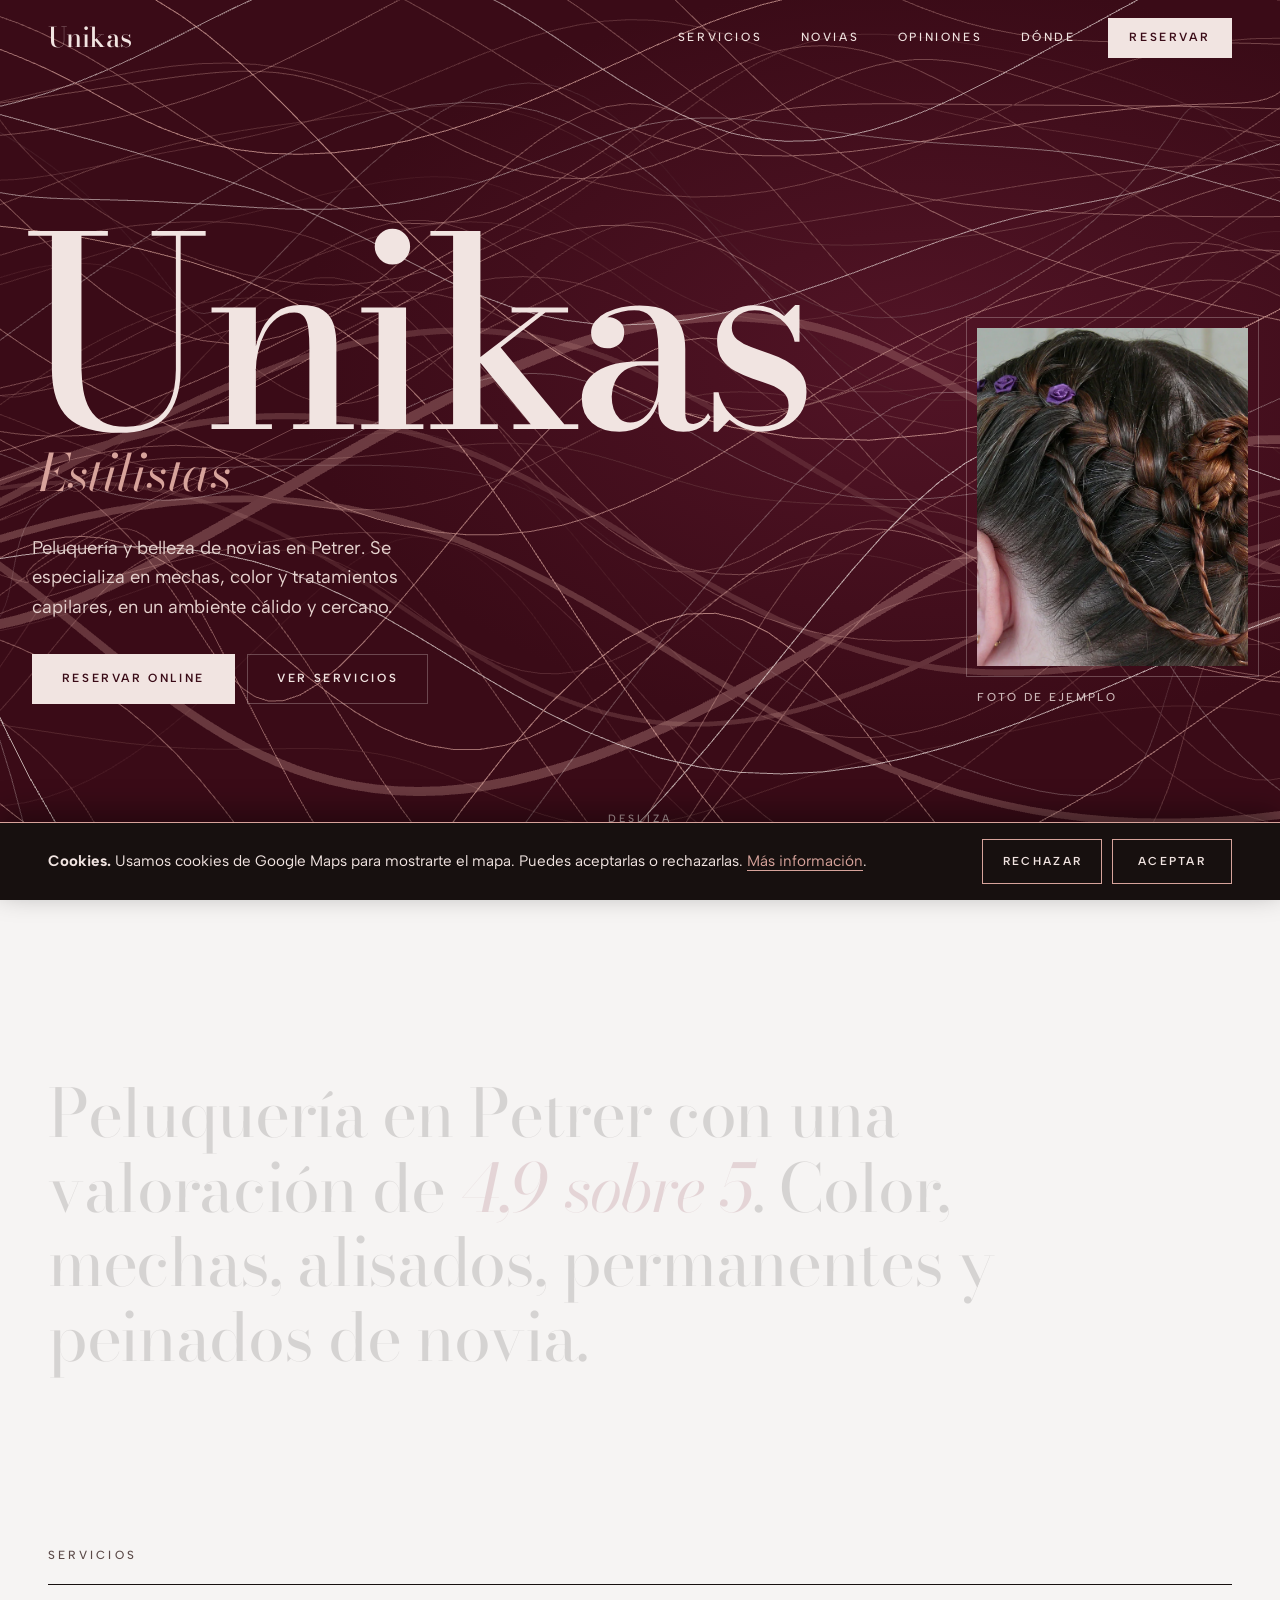
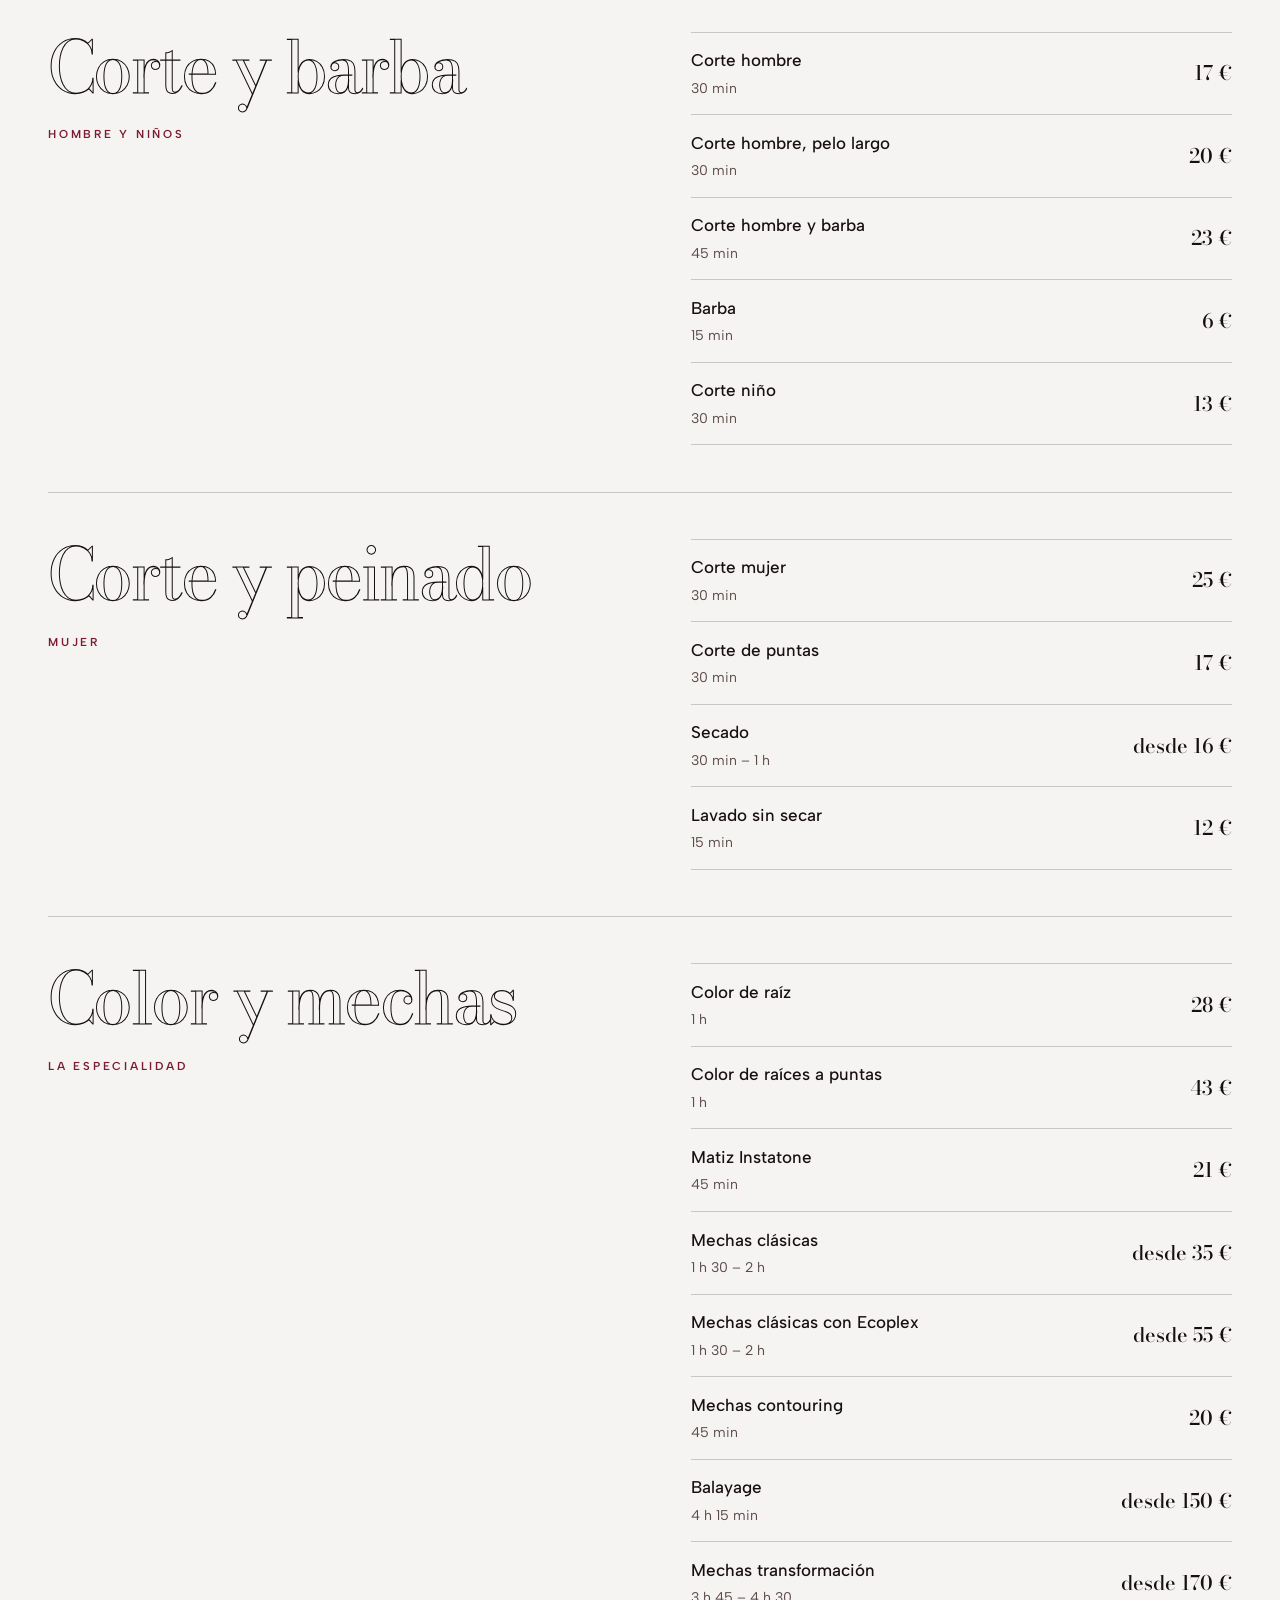
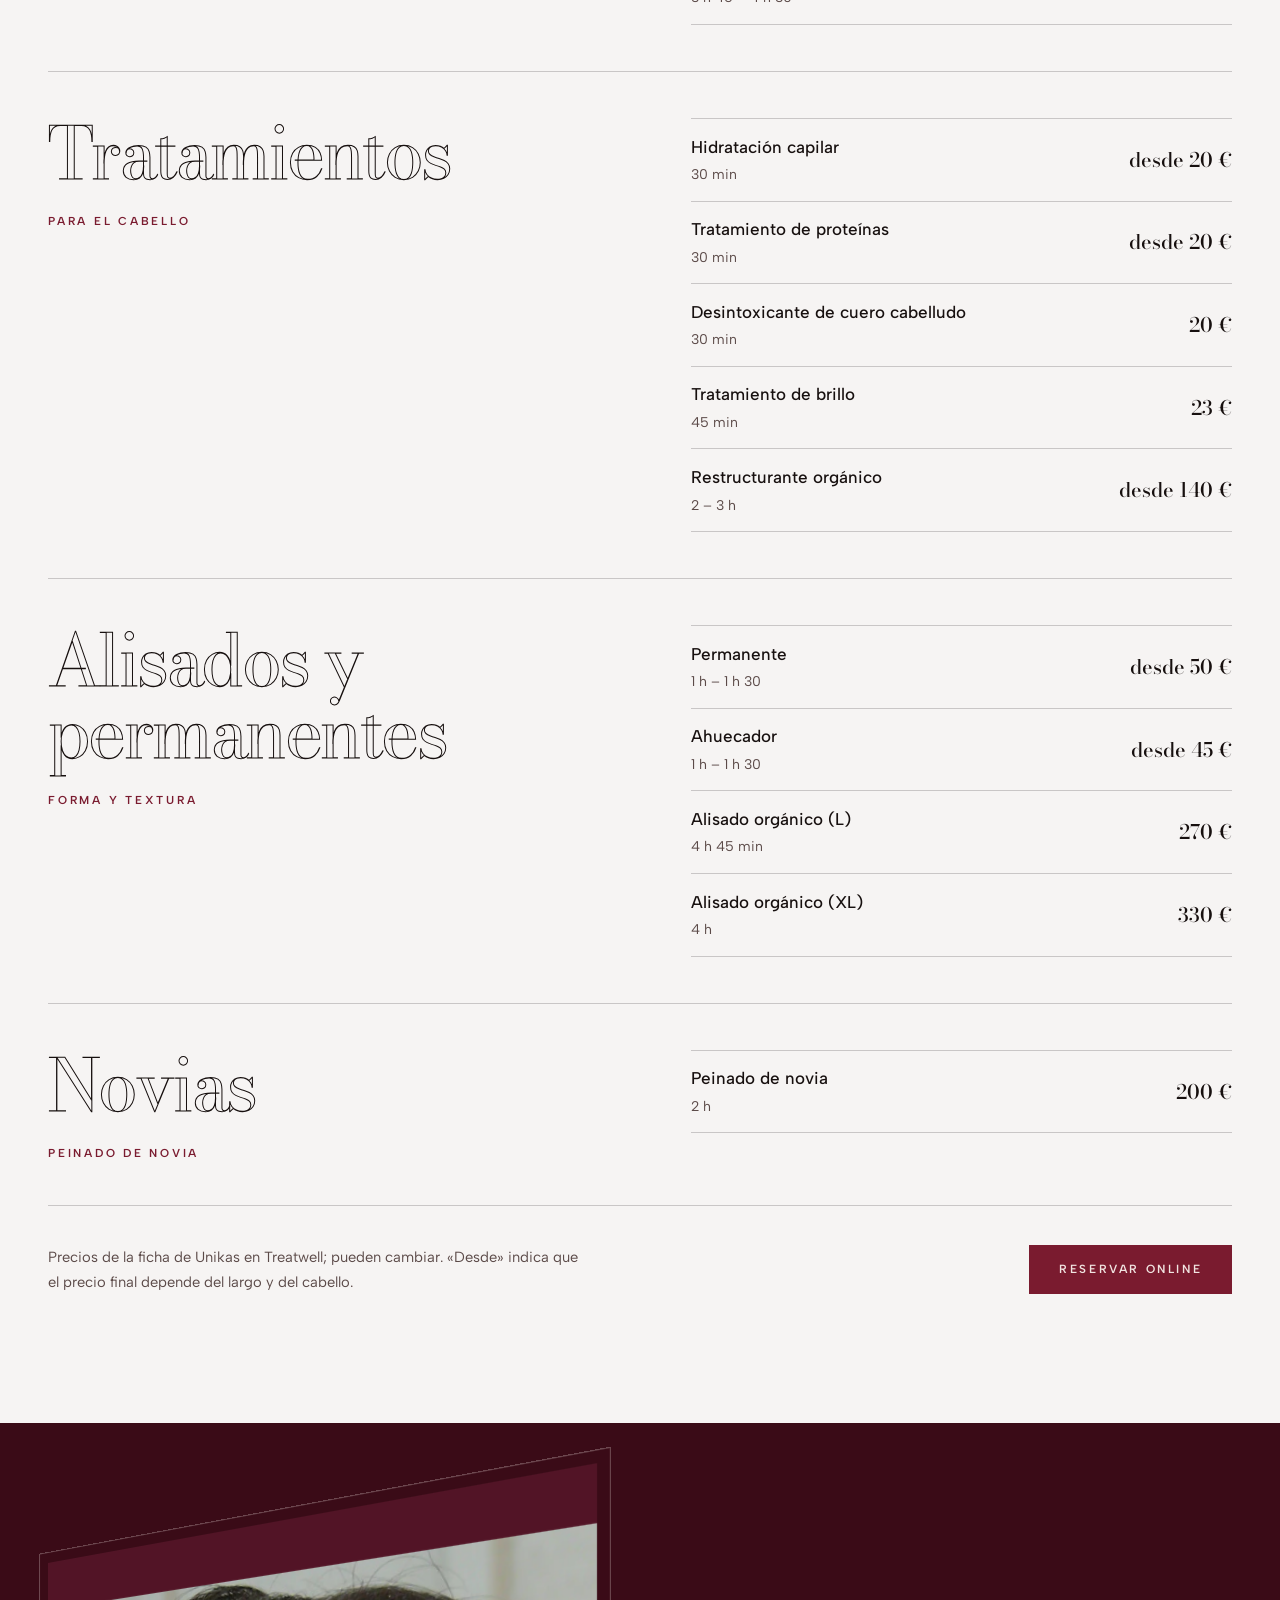
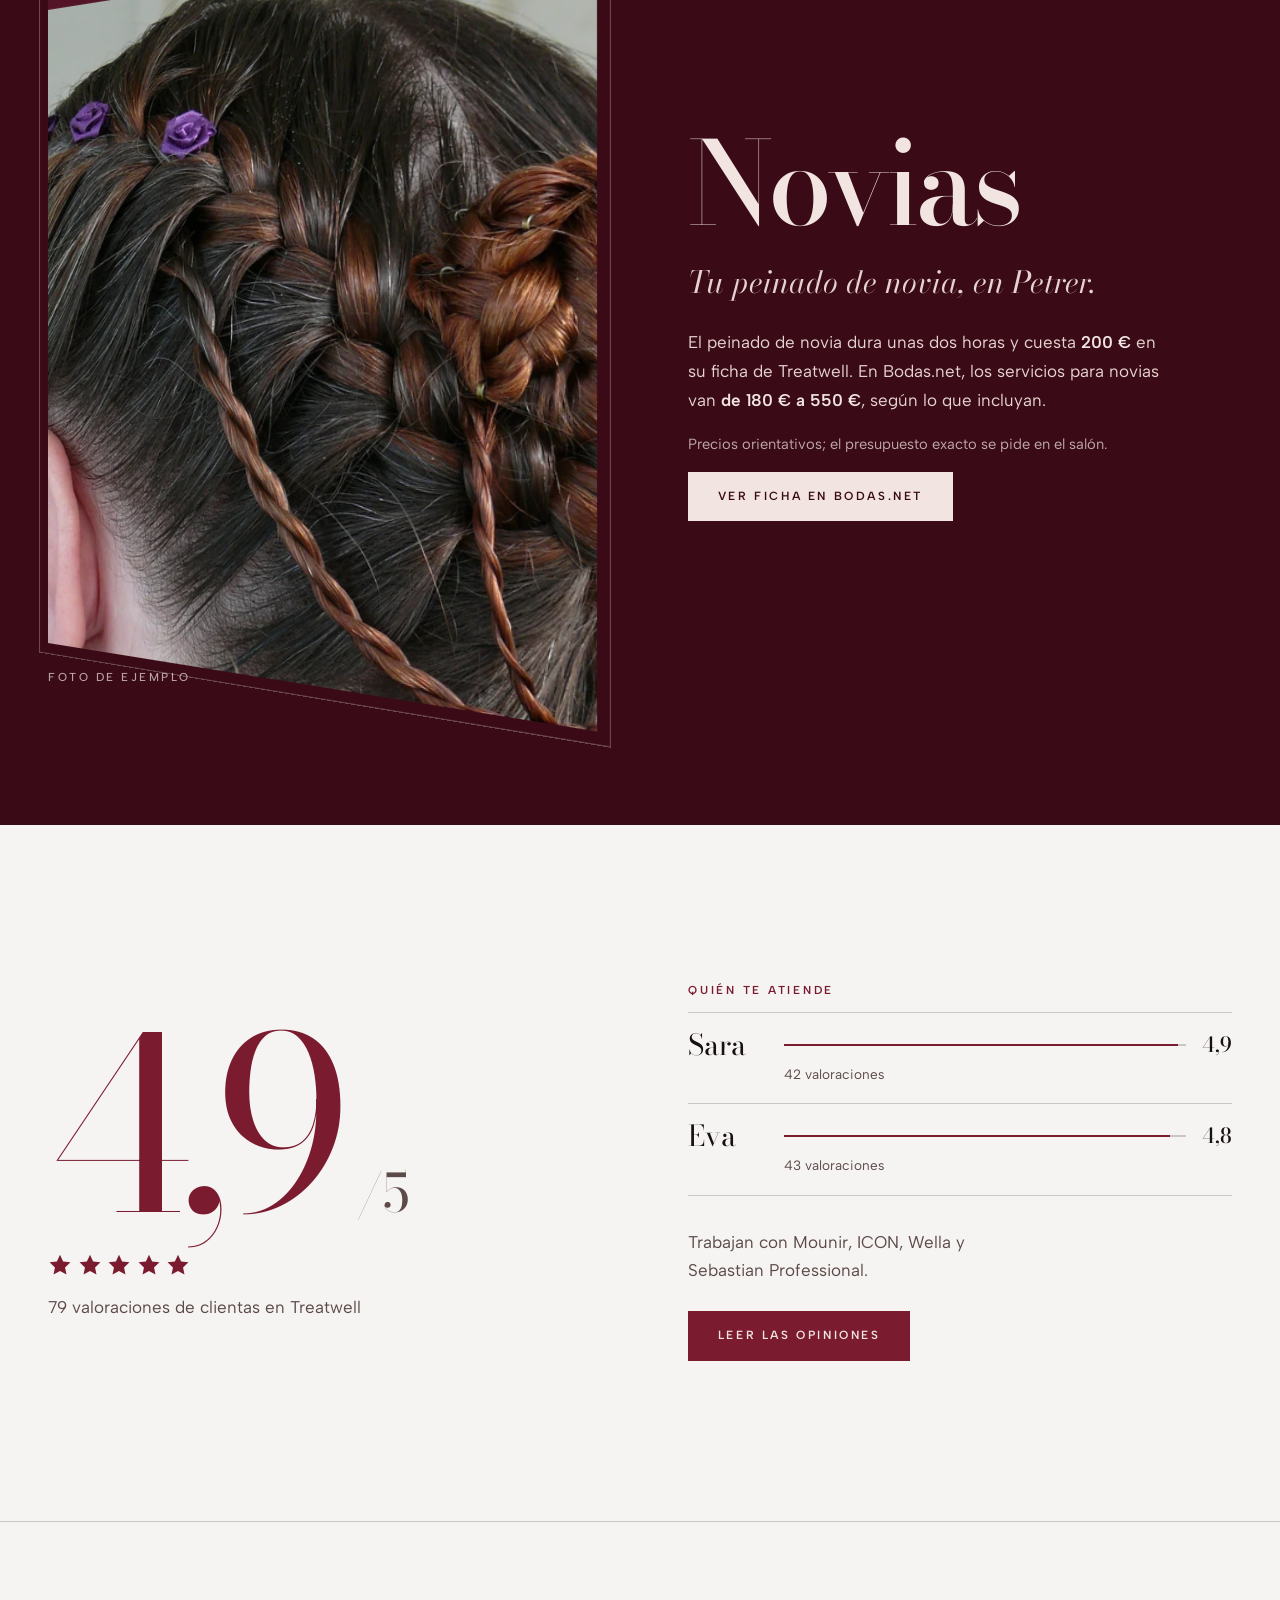
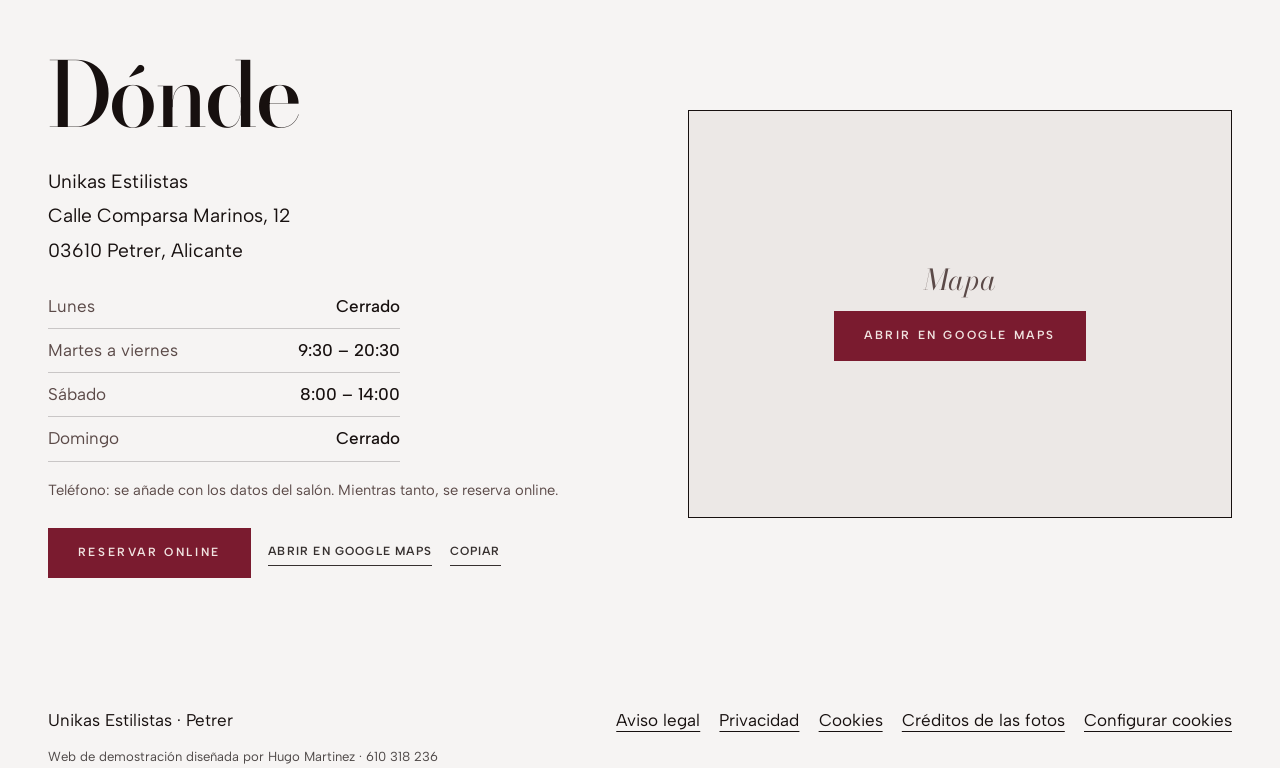
<file: index.html>
<!doctype html>
<html lang="es">
<head>
<meta charset="utf-8">
<meta name="viewport" content="width=device-width, initial-scale=1">
<title>Unikas Estilistas · Peluquería y novias en Petrer</title>
<meta name="description" content="Unikas Estilistas, peluquería en Petrer (Calle Comparsa Marinos, 12). Color y mechas, alisados, permanentes y peinados de novia. Valoración de 4,9 sobre 5 en Treatwell. Reserva online.">
<meta name="theme-color" content="#3a0b17">
<meta property="og:type" content="website">
<meta property="og:title" content="Unikas Estilistas · Peluquería y novias en Petrer">
<meta property="og:description" content="Color y mechas, alisados, permanentes y peinados de novia. Calle Comparsa Marinos, 12, Petrer.">
<meta property="og:image" content="img/trenza.webp">
<meta property="og:locale" content="es_ES">
<link rel="icon" href="favicon.svg" type="image/svg+xml">
<link rel="preload" as="image" href="img/trenza.webp">
<link rel="stylesheet" href="fonts.css?v=20261105">
<link rel="stylesheet" href="styles.css?v=20261105">
<script>document.documentElement.classList.add('js')</script>
<script type="application/ld+json">
{"@context":"https://schema.org","@type":"HairSalon","name":"Unikas Estilistas",
"address":{"@type":"PostalAddress","streetAddress":"Calle Comparsa Marinos, 12","postalCode":"03610","addressLocality":"Petrer","addressRegion":"Alicante","addressCountry":"ES"},
"openingHoursSpecification":[{"@type":"OpeningHoursSpecification","dayOfWeek":["Tuesday","Wednesday","Thursday","Friday"],"opens":"09:30","closes":"20:30"},{"@type":"OpeningHoursSpecification","dayOfWeek":"Saturday","opens":"08:00","closes":"14:00"}],
"aggregateRating":{"@type":"AggregateRating","ratingValue":"4.9","bestRating":"5","reviewCount":"79"},
"url":"https://www.treatwell.es/establecimiento/unikas-estilistas-1/"}
</script>
</head>
<body>
<a class="skip" href="#contenido">Saltar al contenido</a>

<header class="top" id="top">
  <a class="mark" href="#inicio" aria-label="Unikas Estilistas, inicio">Unikas</a>
  <nav class="nav" aria-label="Principal">
    <a href="#servicios">Servicios</a>
    <a href="#novias">Novias</a>
    <a href="#opiniones">Opiniones</a>
    <a href="#donde">Dónde</a>
  </nav>
  <a class="btn btn-solid top-cta" href="https://www.treatwell.es/establecimiento/unikas-estilistas-1/" target="_blank" rel="noopener">Reservar</a>
</header>

<main id="contenido">
  <section class="hero" id="inicio" aria-labelledby="h1">
    <canvas class="scene3d" id="scene3d" aria-hidden="true"></canvas>
    <svg class="strands" id="strands" viewBox="0 0 1440 900" preserveAspectRatio="xMidYMid slice" aria-hidden="true"></svg>
    <div class="hero-grid">
      <div class="hero-copy">
        <h1 id="h1"><span class="wm">Unikas</span><span class="sub-wm">Estilistas</span></h1>
        <p class="lede">Peluquería y belleza de novias en Petrer. Se especializa en mechas, color y tratamientos capilares, en un ambiente cálido y cercano.</p>
        <div class="actions">
          <a class="btn btn-ivory" href="https://www.treatwell.es/establecimiento/unikas-estilistas-1/" target="_blank" rel="noopener">Reservar online</a>
          <a class="btn btn-ghost" href="#servicios">Ver servicios</a>
        </div>
      </div>
      <figure class="portrait" id="portrait">
        <div class="portrait-img"><img src="img/trenza.webp" alt="Peinado trenzado recogido, visto de espaldas" width="1024" height="923" fetchpriority="high"></div>
        <figcaption>Foto de ejemplo</figcaption>
      </figure>
    </div>
    <p class="scroll-cue" aria-hidden="true">Desliza</p>
  </section>

  <section class="statement" aria-label="Presentación">
    <div class="wrap">
      <p class="big" id="big">Peluquería en Petrer con una valoración de <em>4,9 sobre 5</em>. Color, mechas, alisados, permanentes y peinados de novia.</p>
    </div>
  </section>

  <section class="servicios" id="servicios" aria-labelledby="h-serv">
    <div class="wrap">
      <h2 id="h-serv" class="eyebrow-h">Servicios</h2>
      <ul class="list">
        <li class="item">
          <div class="cat">
            <div class="cat-head"><h3 class="ttl" data-t="Corte y barba">Corte y barba</h3><p class="cat-sub">Hombre y niños</p></div>
            <ul class="prices">
              <li><span class="pn">Corte hombre</span><span class="pd">30 min</span><span class="pp">17 €</span></li>
              <li><span class="pn">Corte hombre, pelo largo</span><span class="pd">30 min</span><span class="pp">20 €</span></li>
              <li><span class="pn">Corte hombre y barba</span><span class="pd">45 min</span><span class="pp">23 €</span></li>
              <li><span class="pn">Barba</span><span class="pd">15 min</span><span class="pp">6 €</span></li>
              <li><span class="pn">Corte niño</span><span class="pd">30 min</span><span class="pp">13 €</span></li>
            </ul>
          </div>
        </li>
        <li class="item">
          <div class="cat">
            <div class="cat-head"><h3 class="ttl" data-t="Corte y peinado">Corte y peinado</h3><p class="cat-sub">Mujer</p></div>
            <ul class="prices">
              <li><span class="pn">Corte mujer</span><span class="pd">30 min</span><span class="pp">25 €</span></li>
              <li><span class="pn">Corte de puntas</span><span class="pd">30 min</span><span class="pp">17 €</span></li>
              <li><span class="pn">Secado</span><span class="pd">30 min – 1 h</span><span class="pp">desde 16 €</span></li>
              <li><span class="pn">Lavado sin secar</span><span class="pd">15 min</span><span class="pp">12 €</span></li>
            </ul>
          </div>
        </li>
        <li class="item">
          <div class="cat">
            <div class="cat-head"><h3 class="ttl" data-t="Color y mechas">Color y mechas</h3><p class="cat-sub">La especialidad</p></div>
            <ul class="prices">
              <li><span class="pn">Color de raíz</span><span class="pd">1 h</span><span class="pp">28 €</span></li>
              <li><span class="pn">Color de raíces a puntas</span><span class="pd">1 h</span><span class="pp">43 €</span></li>
              <li><span class="pn">Matiz Instatone</span><span class="pd">45 min</span><span class="pp">21 €</span></li>
              <li><span class="pn">Mechas clásicas</span><span class="pd">1 h 30 – 2 h</span><span class="pp">desde 35 €</span></li>
              <li><span class="pn">Mechas clásicas con Ecoplex</span><span class="pd">1 h 30 – 2 h</span><span class="pp">desde 55 €</span></li>
              <li><span class="pn">Mechas contouring</span><span class="pd">45 min</span><span class="pp">20 €</span></li>
              <li><span class="pn">Balayage</span><span class="pd">4 h 15 min</span><span class="pp">desde 150 €</span></li>
              <li><span class="pn">Mechas transformación</span><span class="pd">3 h 45 – 4 h 30</span><span class="pp">desde 170 €</span></li>
            </ul>
          </div>
        </li>
        <li class="item">
          <div class="cat">
            <div class="cat-head"><h3 class="ttl" data-t="Tratamientos">Tratamientos</h3><p class="cat-sub">Para el cabello</p></div>
            <ul class="prices">
              <li><span class="pn">Hidratación capilar</span><span class="pd">30 min</span><span class="pp">desde 20 €</span></li>
              <li><span class="pn">Tratamiento de proteínas</span><span class="pd">30 min</span><span class="pp">desde 20 €</span></li>
              <li><span class="pn">Desintoxicante de cuero cabelludo</span><span class="pd">30 min</span><span class="pp">20 €</span></li>
              <li><span class="pn">Tratamiento de brillo</span><span class="pd">45 min</span><span class="pp">23 €</span></li>
              <li><span class="pn">Restructurante orgánico</span><span class="pd">2 – 3 h</span><span class="pp">desde 140 €</span></li>
            </ul>
          </div>
        </li>
        <li class="item">
          <div class="cat">
            <div class="cat-head"><h3 class="ttl" data-t="Alisados y permanentes">Alisados y permanentes</h3><p class="cat-sub">Forma y textura</p></div>
            <ul class="prices">
              <li><span class="pn">Permanente</span><span class="pd">1 h – 1 h 30</span><span class="pp">desde 50 €</span></li>
              <li><span class="pn">Ahuecador</span><span class="pd">1 h – 1 h 30</span><span class="pp">desde 45 €</span></li>
              <li><span class="pn">Alisado orgánico (L)</span><span class="pd">4 h 45 min</span><span class="pp">270 €</span></li>
              <li><span class="pn">Alisado orgánico (XL)</span><span class="pd">4 h</span><span class="pp">330 €</span></li>
            </ul>
          </div>
        </li>
        <li class="item">
          <div class="cat">
            <div class="cat-head"><h3 class="ttl" data-t="Novias">Novias</h3><p class="cat-sub">Peinado de novia</p></div>
            <ul class="prices">
              <li><span class="pn">Peinado de novia</span><span class="pd">2 h</span><span class="pp">200 €</span></li>
            </ul>
          </div>
        </li>
      </ul>
      <div class="serv-foot"><p class="small">Precios de la ficha de Unikas en Treatwell; pueden cambiar. «Desde» indica que el precio final depende del largo y del cabello.</p><a class="btn btn-solid" href="https://www.treatwell.es/establecimiento/unikas-estilistas-1/" target="_blank" rel="noopener">Reservar online</a></div>
    </div>
  </section>

  <section class="novias" id="novias" aria-labelledby="h-nov">
    <div class="wrap novias-grid">
      <figure class="nv-photo">
        <div class="nv-img"><img src="img/trenza.webp" alt="Trenza recogida con pequeños adornos, vista de espaldas" width="1024" height="923" loading="lazy"></div>
        <figcaption>Foto de ejemplo</figcaption>
      </figure>
      <div class="nv-copy">
        <h2 id="h-nov">Novias</h2>
        <p class="nv-lede">Tu peinado de novia, en Petrer.</p>
        <p>El peinado de novia dura unas dos horas y cuesta <b>200 €</b> en su ficha de Treatwell. En Bodas.net, los servicios para novias van <b>de 180 € a 550 €</b>, según lo que incluyan.</p>
        <p class="small">Precios orientativos; el presupuesto exacto se pide en el salón.</p>
        <div class="actions">
          <a class="btn btn-solid" href="https://www.bodas.net/belleza-novias/unikas-estilistas--e253879" target="_blank" rel="noopener">Ver ficha en Bodas.net</a>
        </div>
      </div>
    </div>
  </section>

  <section class="opiniones" id="opiniones" aria-labelledby="h-op">
    <div class="wrap op-grid">
      <div class="op-score">
        <h2 id="h-op" class="sr">Opiniones</h2>
        <p class="op-num" aria-label="4,9 sobre 5"><span data-count="4.9">4,9</span><small>/5</small></p>
        <div class="op-stars" aria-hidden="true"><svg viewBox="0 0 20 20" aria-hidden="true"><path d="M10 1.5l2.6 5.6 6.1.7-4.5 4.2 1.2 6L10 15l-5.4 3 1.2-6L1.3 7.8l6.1-.7z"/></svg><svg viewBox="0 0 20 20" aria-hidden="true"><path d="M10 1.5l2.6 5.6 6.1.7-4.5 4.2 1.2 6L10 15l-5.4 3 1.2-6L1.3 7.8l6.1-.7z"/></svg><svg viewBox="0 0 20 20" aria-hidden="true"><path d="M10 1.5l2.6 5.6 6.1.7-4.5 4.2 1.2 6L10 15l-5.4 3 1.2-6L1.3 7.8l6.1-.7z"/></svg><svg viewBox="0 0 20 20" aria-hidden="true"><path d="M10 1.5l2.6 5.6 6.1.7-4.5 4.2 1.2 6L10 15l-5.4 3 1.2-6L1.3 7.8l6.1-.7z"/></svg><svg viewBox="0 0 20 20" aria-hidden="true"><path d="M10 1.5l2.6 5.6 6.1.7-4.5 4.2 1.2 6L10 15l-5.4 3 1.2-6L1.3 7.8l6.1-.7z"/></svg></div>
        <p class="op-small">79 valoraciones de clientas en Treatwell</p>
      </div>
      <div class="op-team">
        <p class="op-lbl">Quién te atiende</p>
        <ul>
          <li><span>Sara</span><i style="--w:98%"></i><b>4,9</b><em>42 valoraciones</em></li>
          <li><span>Eva</span><i style="--w:96%"></i><b>4,8</b><em>43 valoraciones</em></li>
        </ul>
        <p class="op-brands">Trabajan con Mounir, ICON, Wella y Sebastian Professional.</p>
        <a class="btn btn-solid" href="https://www.treatwell.es/establecimiento/unikas-estilistas-1/" target="_blank" rel="noopener">Leer las opiniones</a>
      </div>
    </div>
  </section>

  <section class="donde" id="donde" aria-labelledby="h-donde">
    <div class="wrap two">
      <div class="dn-copy">
        <h2 id="h-donde">Dónde</h2>
        <address>Unikas Estilistas<br>Calle Comparsa Marinos, 12<br>03610 Petrer, Alicante</address>
        <dl class="hours"><div><dt>Lunes</dt><dd>Cerrado</dd></div><div><dt>Martes a viernes</dt><dd>9:30 – 20:30</dd></div><div><dt>Sábado</dt><dd>8:00 – 14:00</dd></div><div><dt>Domingo</dt><dd>Cerrado</dd></div></dl>
        <p class="small">Teléfono: se añade con los datos del salón. Mientras tanto, se reserva online.</p>
        <div class="actions">
          <a class="btn btn-solid" href="https://www.treatwell.es/establecimiento/unikas-estilistas-1/" target="_blank" rel="noopener">Reservar online</a>
          <a class="btn btn-text" href="https://www.google.com/maps/search/?api=1&query=Unikas+Estilistas+Calle+Comparsa+Marinos+12+Petrer" target="_blank" rel="noopener">Abrir en Google Maps</a>
          <button class="btn btn-text" type="button" id="copy" aria-label="Copiar la dirección" data-text="Calle Comparsa Marinos, 12, 03610 Petrer, Alicante">Copiar</button>
        </div>
      </div>
      <div class="mapbox" data-q="Unikas Estilistas, Calle Comparsa Marinos 12, 03610 Petrer" data-title="Mapa de Unikas Estilistas">
        <div class="map-ph"><p>Mapa</p></div>
      </div>
    </div>
  </section>
</main>

<footer class="foot">
  <div class="wrap">
    <span>Unikas Estilistas · Petrer</span>
    <span class="legal-links"><a href="aviso-legal.html">Aviso legal</a><a href="privacidad.html">Privacidad</a><a href="cookies.html">Cookies</a><a href="creditos.html">Créditos de las fotos</a></span>
    <span>Web de demostración diseñada por Hugo Martinez · 610&nbsp;318&nbsp;236</span>
  </div>
</footer>

<script src="lib/motion.js?v=20261105" defer></script>
<script src="lib/gsap.min.js?v=20261105" defer></script>
<script src="lib/ScrollTrigger.min.js?v=20261105" defer></script>
<script src="lib/three.min.js?v=20261105" defer></script>
<script src="scene3d.js?v=20261105" defer></script>
<script src="main.js?v=20261105" defer></script>
</body>
</html>
</file>
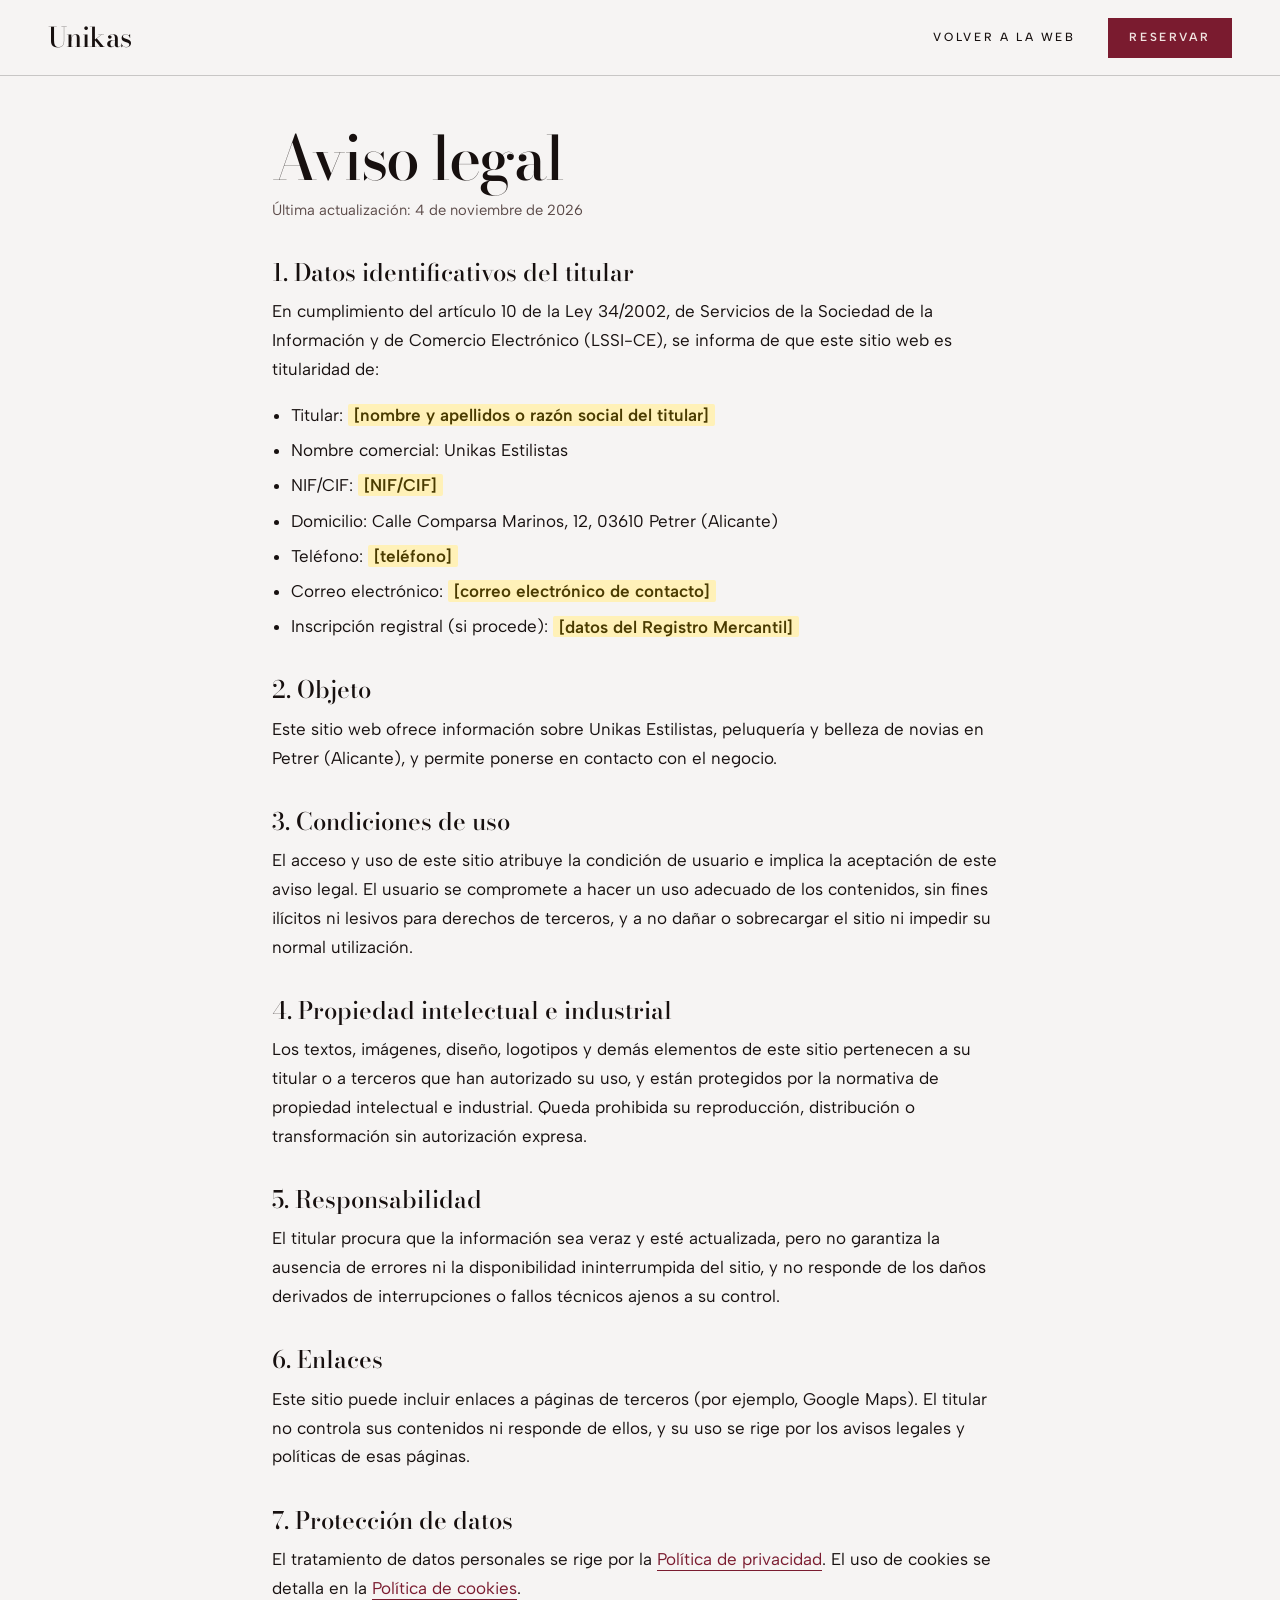
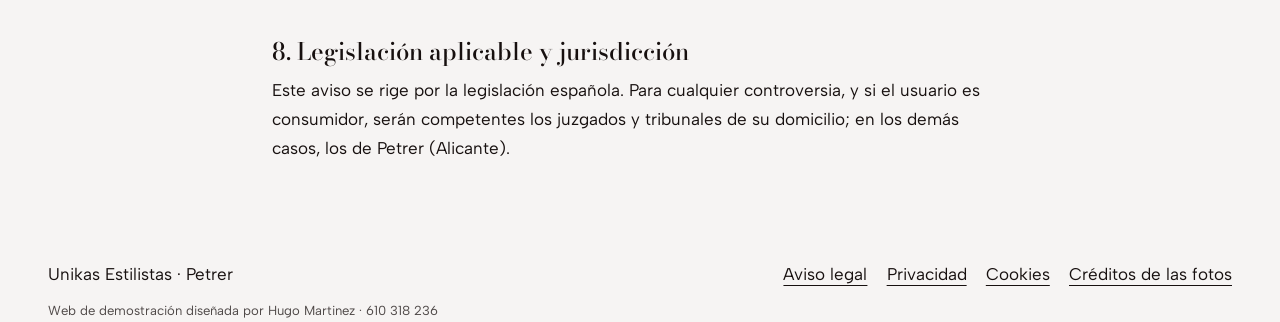
<file: aviso-legal.html>
<!doctype html>
<html lang="es">
<head>
<meta charset="utf-8">
<meta name="viewport" content="width=device-width, initial-scale=1">
<title>Aviso legal · Unikas Estilistas</title>
<meta name="robots" content="noindex">
<link rel="stylesheet" href="fonts.css?v=20261104">
<link rel="stylesheet" href="styles.css?v=20261104">
</head>
<body>
<header class="top"><a class="mark" href="index.html">Unikas</a><nav class="nav" aria-label="Principal"><a href="index.html">Volver a la web</a></nav><a class="btn btn-solid top-cta" href="https://www.treatwell.es/establecimiento/unikas-estilistas-1/" target="_blank" rel="noopener">Reservar</a></header>
<main class="legal-page"><article class="legal">
<h1>Aviso legal</h1>
<p class="upd">Última actualización: 4 de noviembre de 2026</p>
<h2>1. Datos identificativos del titular</h2>
<p>En cumplimiento del artículo 10 de la Ley 34/2002, de Servicios de la Sociedad de la Información y de Comercio Electrónico (LSSI-CE), se informa de que este sitio web es titularidad de:</p>
<ul>
<li>Titular: <span class="todo">[nombre y apellidos o razón social del titular]</span></li>
<li>Nombre comercial: Unikas Estilistas</li>
<li>NIF/CIF: <span class="todo">[NIF/CIF]</span></li>
<li>Domicilio: Calle Comparsa Marinos, 12, 03610 Petrer (Alicante)</li>
<li>Teléfono: <span class="todo">[teléfono]</span></li>
<li>Correo electrónico: <span class="todo">[correo electrónico de contacto]</span></li>
<li>Inscripción registral (si procede): <span class="todo">[datos del Registro Mercantil]</span></li>
</ul>

<h2>2. Objeto</h2>
<p>Este sitio web ofrece información sobre Unikas Estilistas, peluquería y belleza de novias en Petrer (Alicante), y permite ponerse en contacto con el negocio.</p>
<h2>3. Condiciones de uso</h2>
<p>El acceso y uso de este sitio atribuye la condición de usuario e implica la aceptación de este aviso legal. El usuario se compromete a hacer un uso adecuado de los contenidos, sin fines ilícitos ni lesivos para derechos de terceros, y a no dañar o sobrecargar el sitio ni impedir su normal utilización.</p>
<h2>4. Propiedad intelectual e industrial</h2>
<p>Los textos, imágenes, diseño, logotipos y demás elementos de este sitio pertenecen a su titular o a terceros que han autorizado su uso, y están protegidos por la normativa de propiedad intelectual e industrial. Queda prohibida su reproducción, distribución o transformación sin autorización expresa.</p>
<h2>5. Responsabilidad</h2>
<p>El titular procura que la información sea veraz y esté actualizada, pero no garantiza la ausencia de errores ni la disponibilidad ininterrumpida del sitio, y no responde de los daños derivados de interrupciones o fallos técnicos ajenos a su control.</p>
<h2>6. Enlaces</h2>
<p>Este sitio puede incluir enlaces a páginas de terceros (por ejemplo, Google Maps). El titular no controla sus contenidos ni responde de ellos, y su uso se rige por los avisos legales y políticas de esas páginas.</p>
<h2>7. Protección de datos</h2>
<p>El tratamiento de datos personales se rige por la <a href="privacidad.html">Política de privacidad</a>. El uso de cookies se detalla en la <a href="cookies.html">Política de cookies</a>.</p>
<h2>8. Legislación aplicable y jurisdicción</h2>
<p>Este aviso se rige por la legislación española. Para cualquier controversia, y si el usuario es consumidor, serán competentes los juzgados y tribunales de su domicilio; en los demás casos, los de Petrer (Alicante).</p>
</article></main>
<footer class="foot"><div class="wrap"><span>Unikas Estilistas · Petrer</span><span class="legal-links"><a href="aviso-legal.html">Aviso legal</a><a href="privacidad.html">Privacidad</a><a href="cookies.html">Cookies</a><a href="creditos.html">Créditos de las fotos</a></span><span>Web de demostración diseñada por Hugo Martinez · 610 318 236</span></div></footer>
</body>
</html>
</file>
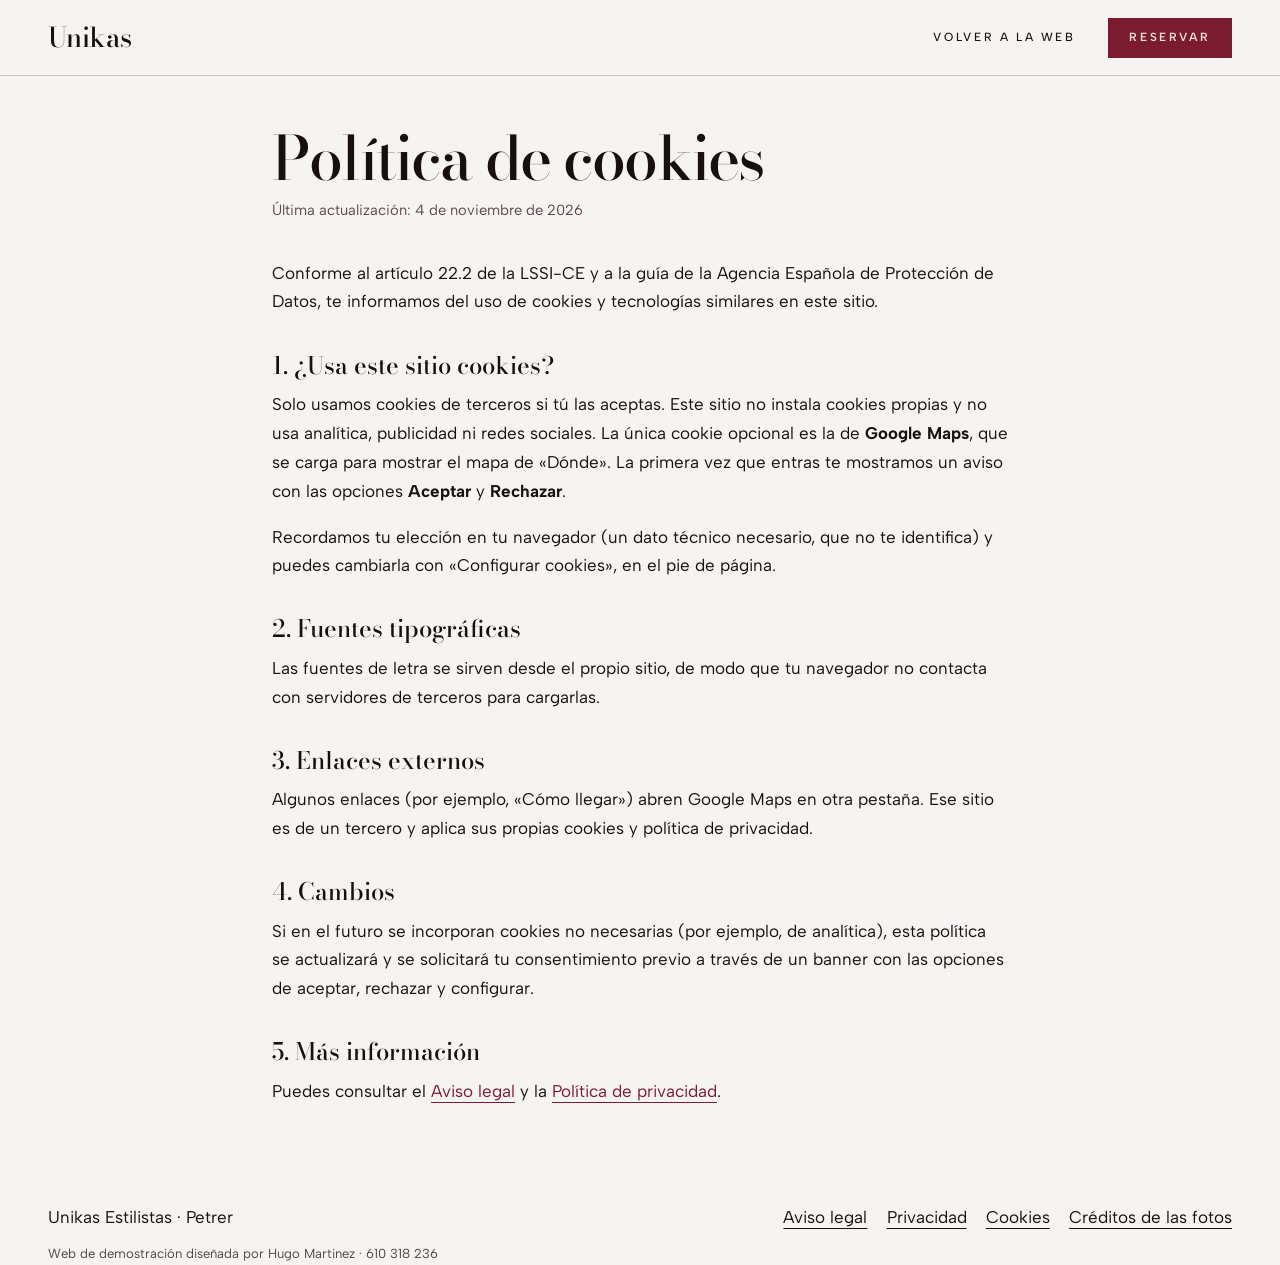
<file: cookies.html>
<!doctype html>
<html lang="es">
<head>
<meta charset="utf-8">
<meta name="viewport" content="width=device-width, initial-scale=1">
<title>Política de cookies · Unikas Estilistas</title>
<meta name="robots" content="noindex">
<link rel="stylesheet" href="fonts.css?v=20261104">
<link rel="stylesheet" href="styles.css?v=20261104">
</head>
<body>
<header class="top"><a class="mark" href="index.html">Unikas</a><nav class="nav" aria-label="Principal"><a href="index.html">Volver a la web</a></nav><a class="btn btn-solid top-cta" href="https://www.treatwell.es/establecimiento/unikas-estilistas-1/" target="_blank" rel="noopener">Reservar</a></header>
<main class="legal-page"><article class="legal">
<h1>Política de cookies</h1>
<p class="upd">Última actualización: 4 de noviembre de 2026</p>
<p>Conforme al artículo 22.2 de la LSSI-CE y a la guía de la Agencia Española de Protección de Datos, te informamos del uso de cookies y tecnologías similares en este sitio.</p>
<h2>1. ¿Usa este sitio cookies?</h2>
<p>Solo usamos cookies de terceros si tú las aceptas. Este sitio no instala cookies propias y no usa analítica, publicidad ni redes sociales. La única cookie opcional es la de <b>Google Maps</b>, que se carga para mostrar el mapa de «Dónde». La primera vez que entras te mostramos un aviso con las opciones <b>Aceptar</b> y <b>Rechazar</b>.</p>
<p>Recordamos tu elección en tu navegador (un dato técnico necesario, que no te identifica) y puedes cambiarla con «Configurar cookies», en el pie de página.</p>
<h2>2. Fuentes tipográficas</h2>
<p>Las fuentes de letra se sirven desde el propio sitio, de modo que tu navegador no contacta con servidores de terceros para cargarlas.</p>
<h2>3. Enlaces externos</h2>
<p>Algunos enlaces (por ejemplo, «Cómo llegar») abren Google Maps en otra pestaña. Ese sitio es de un tercero y aplica sus propias cookies y política de privacidad.</p>
<h2>4. Cambios</h2>
<p>Si en el futuro se incorporan cookies no necesarias (por ejemplo, de analítica), esta política se actualizará y se solicitará tu consentimiento previo a través de un banner con las opciones de aceptar, rechazar y configurar.</p>
<h2>5. Más información</h2>
<p>Puedes consultar el <a href="aviso-legal.html">Aviso legal</a> y la <a href="privacidad.html">Política de privacidad</a>.</p>
</article></main>
<footer class="foot"><div class="wrap"><span>Unikas Estilistas · Petrer</span><span class="legal-links"><a href="aviso-legal.html">Aviso legal</a><a href="privacidad.html">Privacidad</a><a href="cookies.html">Cookies</a><a href="creditos.html">Créditos de las fotos</a></span><span>Web de demostración diseñada por Hugo Martinez · 610 318 236</span></div></footer>
</body>
</html>
</file>
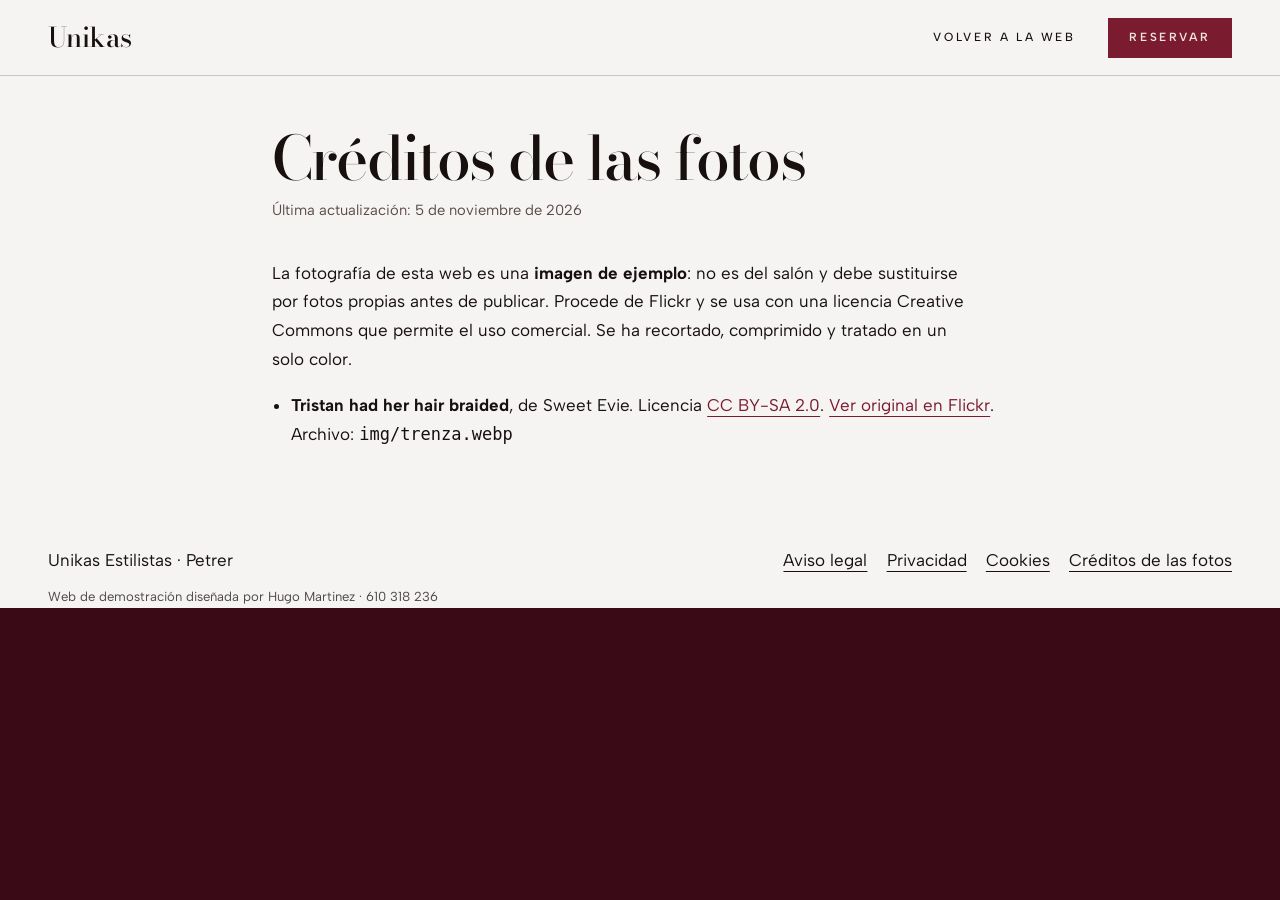
<file: creditos.html>
<!doctype html>
<html lang="es">
<head>
<meta charset="utf-8">
<meta name="viewport" content="width=device-width, initial-scale=1">
<title>Créditos de las fotos · Unikas Estilistas</title>
<meta name="robots" content="noindex">
<link rel="stylesheet" href="fonts.css?v=20261104">
<link rel="stylesheet" href="styles.css?v=20261104">
</head>
<body>
<header class="top"><a class="mark" href="index.html">Unikas</a><nav class="nav" aria-label="Principal"><a href="index.html">Volver a la web</a></nav><a class="btn btn-solid top-cta" href="https://www.treatwell.es/establecimiento/unikas-estilistas-1/" target="_blank" rel="noopener">Reservar</a></header>
<main class="legal-page"><article class="legal"><h1>Créditos de las fotos</h1><p class="upd">Última actualización: 5 de noviembre de 2026</p><p>La fotografía de esta web es una <b>imagen de ejemplo</b>: no es del salón y debe sustituirse por fotos propias antes de publicar. Procede de Flickr y se usa con una licencia Creative Commons que permite el uso comercial. Se ha recortado, comprimido y tratado en un solo color.</p><ul><li><b>Tristan had her hair braided</b>, de Sweet Evie. Licencia <a href="https://creativecommons.org/licenses/by-sa/2.0/" target="_blank" rel="noopener">CC BY-SA 2.0</a>. <a href="https://www.flickr.com/photos/14895241@N02/2289917233" target="_blank" rel="noopener">Ver original en Flickr</a>. Archivo: <code>img/trenza.webp</code></li></ul></article></main>
<footer class="foot"><div class="wrap"><span>Unikas Estilistas · Petrer</span><span class="legal-links"><a href="aviso-legal.html">Aviso legal</a><a href="privacidad.html">Privacidad</a><a href="cookies.html">Cookies</a><a href="creditos.html">Créditos de las fotos</a></span><span>Web de demostración diseñada por Hugo Martinez · 610 318 236</span></div></footer>
</body>
</html>
</file>
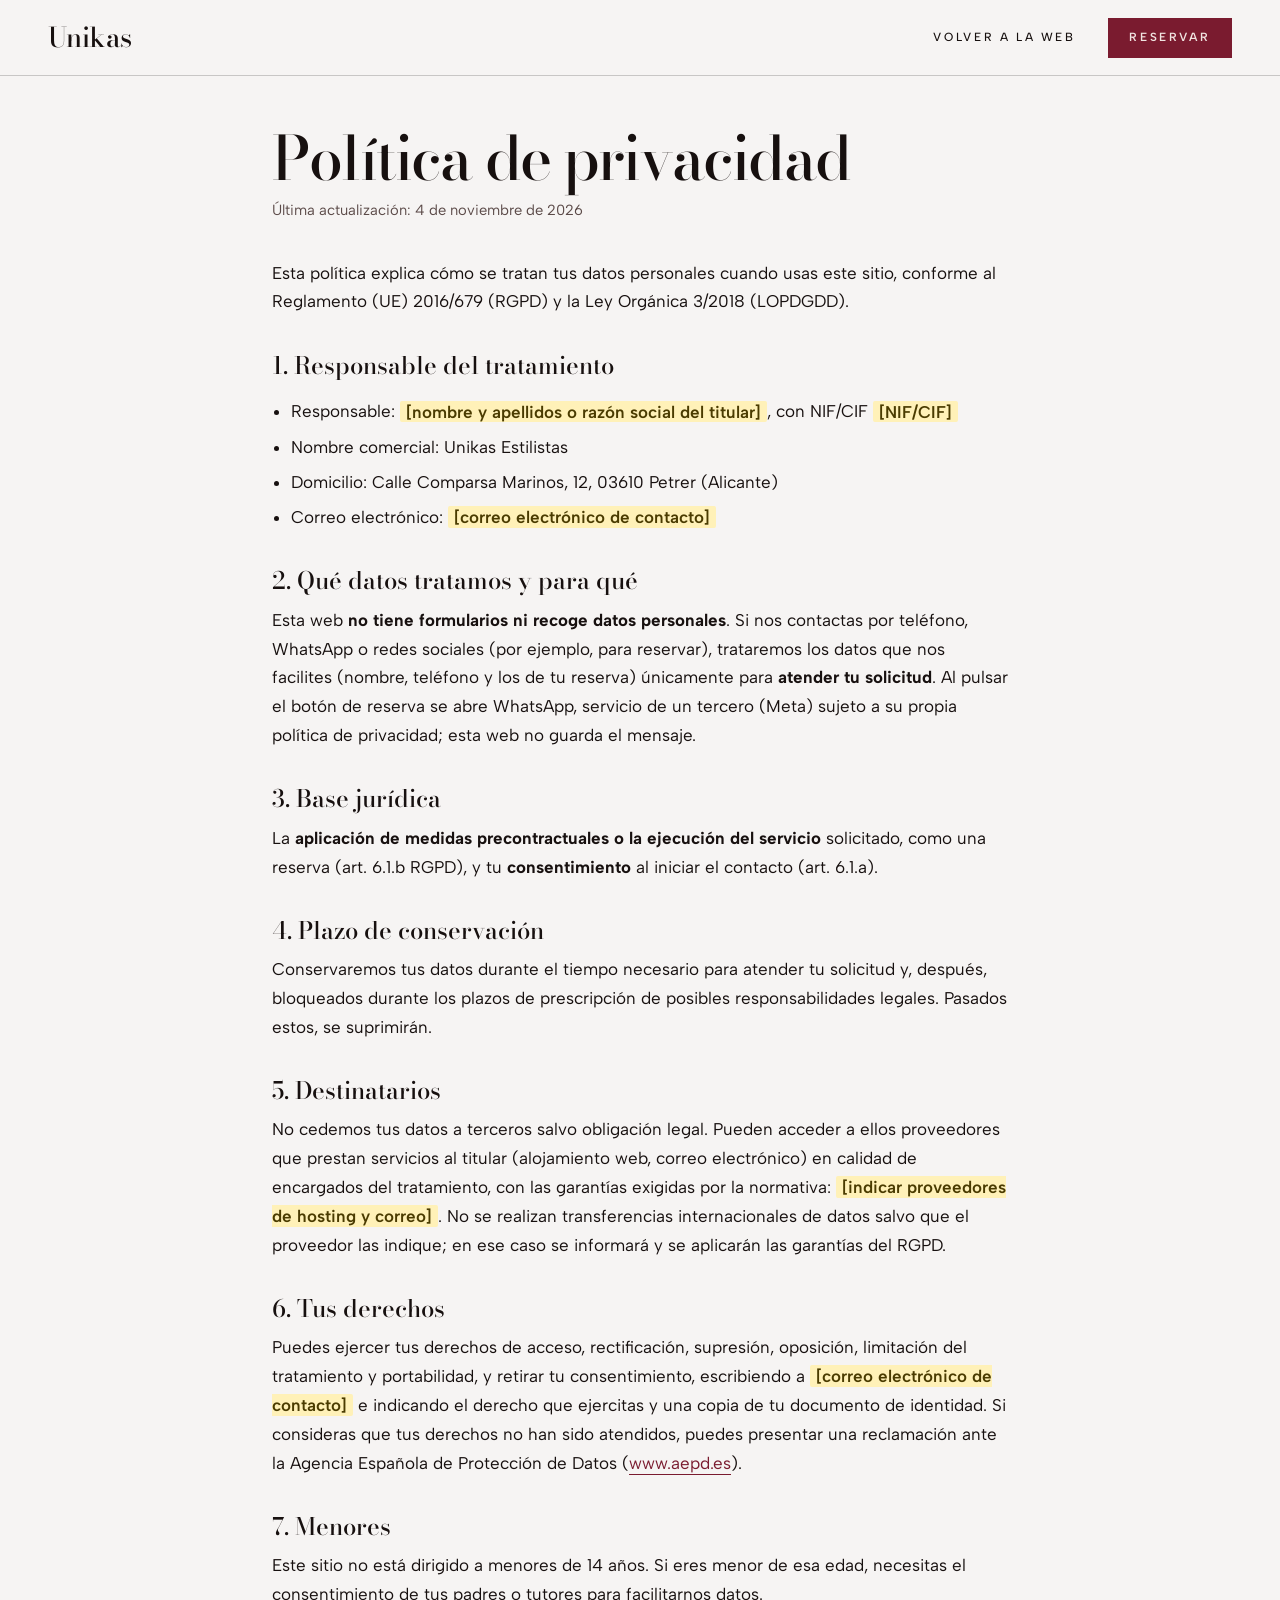
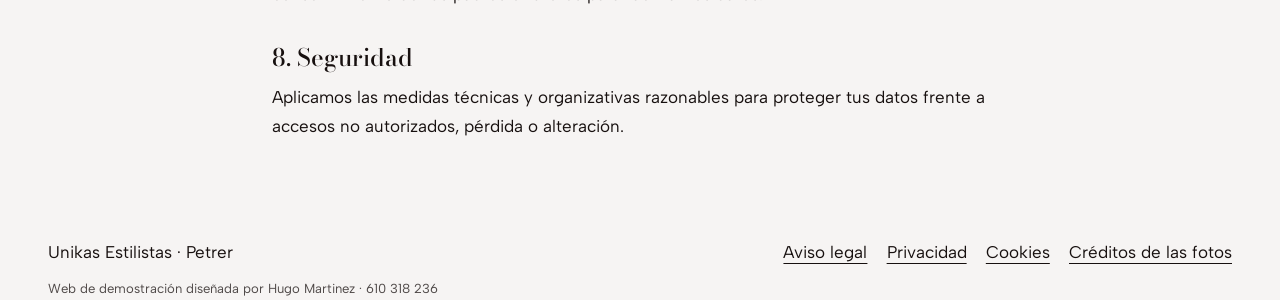
<file: privacidad.html>
<!doctype html>
<html lang="es">
<head>
<meta charset="utf-8">
<meta name="viewport" content="width=device-width, initial-scale=1">
<title>Política de privacidad · Unikas Estilistas</title>
<meta name="robots" content="noindex">
<link rel="stylesheet" href="fonts.css?v=20261104">
<link rel="stylesheet" href="styles.css?v=20261104">
</head>
<body>
<header class="top"><a class="mark" href="index.html">Unikas</a><nav class="nav" aria-label="Principal"><a href="index.html">Volver a la web</a></nav><a class="btn btn-solid top-cta" href="https://www.treatwell.es/establecimiento/unikas-estilistas-1/" target="_blank" rel="noopener">Reservar</a></header>
<main class="legal-page"><article class="legal">
<h1>Política de privacidad</h1>
<p class="upd">Última actualización: 4 de noviembre de 2026</p>
<p>Esta política explica cómo se tratan tus datos personales cuando usas este sitio, conforme al Reglamento (UE) 2016/679 (RGPD) y la Ley Orgánica 3/2018 (LOPDGDD).</p>
<h2>1. Responsable del tratamiento</h2>
<ul>
<li>Responsable: <span class="todo">[nombre y apellidos o razón social del titular]</span>, con NIF/CIF <span class="todo">[NIF/CIF]</span></li>
<li>Nombre comercial: Unikas Estilistas</li>
<li>Domicilio: Calle Comparsa Marinos, 12, 03610 Petrer (Alicante)</li>
<li>Correo electrónico: <span class="todo">[correo electrónico de contacto]</span></li>
</ul>
<h2>2. Qué datos tratamos y para qué</h2>
<p>Esta web <b>no tiene formularios ni recoge datos personales</b>. Si nos contactas por teléfono, WhatsApp o redes sociales (por ejemplo, para reservar), trataremos los datos que nos facilites (nombre, teléfono y los de tu reserva) únicamente para <b>atender tu solicitud</b>. Al pulsar el botón de reserva se abre WhatsApp, servicio de un tercero (Meta) sujeto a su propia política de privacidad; esta web no guarda el mensaje.</p>
<h2>3. Base jurídica</h2>
<p>La <b>aplicación de medidas precontractuales o la ejecución del servicio</b> solicitado, como una reserva (art. 6.1.b RGPD), y tu <b>consentimiento</b> al iniciar el contacto (art. 6.1.a).</p>
<h2>4. Plazo de conservación</h2>
<p>Conservaremos tus datos durante el tiempo necesario para atender tu solicitud y, después, bloqueados durante los plazos de prescripción de posibles responsabilidades legales. Pasados estos, se suprimirán.</p>
<h2>5. Destinatarios</h2>
<p>No cedemos tus datos a terceros salvo obligación legal. Pueden acceder a ellos proveedores que prestan servicios al titular (alojamiento web, correo electrónico) en calidad de encargados del tratamiento, con las garantías exigidas por la normativa: <span class="todo">[indicar proveedores de hosting y correo]</span>. No se realizan transferencias internacionales de datos salvo que el proveedor las indique; en ese caso se informará y se aplicarán las garantías del RGPD.</p>
<h2>6. Tus derechos</h2>
<p>Puedes ejercer tus derechos de acceso, rectificación, supresión, oposición, limitación del tratamiento y portabilidad, y retirar tu consentimiento, escribiendo a <span class="todo">[correo electrónico de contacto]</span> e indicando el derecho que ejercitas y una copia de tu documento de identidad. Si consideras que tus derechos no han sido atendidos, puedes presentar una reclamación ante la Agencia Española de Protección de Datos (<a href="https://www.aepd.es" target="_blank" rel="noopener">www.aepd.es</a>).</p>
<h2>7. Menores</h2>
<p>Este sitio no está dirigido a menores de 14 años. Si eres menor de esa edad, necesitas el consentimiento de tus padres o tutores para facilitarnos datos.</p>
<h2>8. Seguridad</h2>
<p>Aplicamos las medidas técnicas y organizativas razonables para proteger tus datos frente a accesos no autorizados, pérdida o alteración.</p>

</article></main>
<footer class="foot"><div class="wrap"><span>Unikas Estilistas · Petrer</span><span class="legal-links"><a href="aviso-legal.html">Aviso legal</a><a href="privacidad.html">Privacidad</a><a href="cookies.html">Cookies</a><a href="creditos.html">Créditos de las fotos</a></span><span>Web de demostración diseñada por Hugo Martinez · 610 318 236</span></div></footer>
</body>
</html>
</file>
<file: fonts.css>
@font-face {
  font-family: 'Albert Sans';
  font-style: normal;
  font-weight: 400;
  font-display: swap;
  src: url(fonts/c9ea2a58e4.woff2) format('woff2');
  unicode-range: U+0100-02BA, U+02BD-02C5, U+02C7-02CC, U+02CE-02D7, U+02DD-02FF, U+0304, U+0308, U+0329, U+1D00-1DBF, U+1E00-1E9F, U+1EF2-1EFF, U+2020, U+20A0-20AB, U+20AD-20C4, U+2113, U+2C60-2C7F, U+A720-A7FF;
}
@font-face {
  font-family: 'Albert Sans';
  font-style: normal;
  font-weight: 400;
  font-display: swap;
  src: url(fonts/cf372c4852.woff2) format('woff2');
  unicode-range: U+0000-00FF, U+0131, U+0152-0153, U+02BB-02BC, U+02C6, U+02DA, U+02DC, U+0304, U+0308, U+0329, U+2000-206F, U+20AC, U+2122, U+2191, U+2193, U+2212, U+2215, U+FEFF, U+FFFD;
}
@font-face {
  font-family: 'Albert Sans';
  font-style: normal;
  font-weight: 500;
  font-display: swap;
  src: url(fonts/c9ea2a58e4.woff2) format('woff2');
  unicode-range: U+0100-02BA, U+02BD-02C5, U+02C7-02CC, U+02CE-02D7, U+02DD-02FF, U+0304, U+0308, U+0329, U+1D00-1DBF, U+1E00-1E9F, U+1EF2-1EFF, U+2020, U+20A0-20AB, U+20AD-20C4, U+2113, U+2C60-2C7F, U+A720-A7FF;
}
@font-face {
  font-family: 'Albert Sans';
  font-style: normal;
  font-weight: 500;
  font-display: swap;
  src: url(fonts/cf372c4852.woff2) format('woff2');
  unicode-range: U+0000-00FF, U+0131, U+0152-0153, U+02BB-02BC, U+02C6, U+02DA, U+02DC, U+0304, U+0308, U+0329, U+2000-206F, U+20AC, U+2122, U+2191, U+2193, U+2212, U+2215, U+FEFF, U+FFFD;
}
@font-face {
  font-family: 'Albert Sans';
  font-style: normal;
  font-weight: 600;
  font-display: swap;
  src: url(fonts/c9ea2a58e4.woff2) format('woff2');
  unicode-range: U+0100-02BA, U+02BD-02C5, U+02C7-02CC, U+02CE-02D7, U+02DD-02FF, U+0304, U+0308, U+0329, U+1D00-1DBF, U+1E00-1E9F, U+1EF2-1EFF, U+2020, U+20A0-20AB, U+20AD-20C4, U+2113, U+2C60-2C7F, U+A720-A7FF;
}
@font-face {
  font-family: 'Albert Sans';
  font-style: normal;
  font-weight: 600;
  font-display: swap;
  src: url(fonts/cf372c4852.woff2) format('woff2');
  unicode-range: U+0000-00FF, U+0131, U+0152-0153, U+02BB-02BC, U+02C6, U+02DA, U+02DC, U+0304, U+0308, U+0329, U+2000-206F, U+20AC, U+2122, U+2191, U+2193, U+2212, U+2215, U+FEFF, U+FFFD;
}
@font-face {
  font-family: 'Albert Sans';
  font-style: normal;
  font-weight: 700;
  font-display: swap;
  src: url(fonts/c9ea2a58e4.woff2) format('woff2');
  unicode-range: U+0100-02BA, U+02BD-02C5, U+02C7-02CC, U+02CE-02D7, U+02DD-02FF, U+0304, U+0308, U+0329, U+1D00-1DBF, U+1E00-1E9F, U+1EF2-1EFF, U+2020, U+20A0-20AB, U+20AD-20C4, U+2113, U+2C60-2C7F, U+A720-A7FF;
}
@font-face {
  font-family: 'Albert Sans';
  font-style: normal;
  font-weight: 700;
  font-display: swap;
  src: url(fonts/cf372c4852.woff2) format('woff2');
  unicode-range: U+0000-00FF, U+0131, U+0152-0153, U+02BB-02BC, U+02C6, U+02DA, U+02DC, U+0304, U+0308, U+0329, U+2000-206F, U+20AC, U+2122, U+2191, U+2193, U+2212, U+2215, U+FEFF, U+FFFD;
}
@font-face {
  font-family: 'Bodoni Moda';
  font-style: italic;
  font-weight: 400 800;
  font-display: swap;
  src: url(fonts/f43160988d.woff2) format('woff2');
  unicode-range: U+0100-02BA, U+02BD-02C5, U+02C7-02CC, U+02CE-02D7, U+02DD-02FF, U+0304, U+0308, U+0329, U+1D00-1DBF, U+1E00-1E9F, U+1EF2-1EFF, U+2020, U+20A0-20AB, U+20AD-20C4, U+2113, U+2C60-2C7F, U+A720-A7FF;
}
@font-face {
  font-family: 'Bodoni Moda';
  font-style: italic;
  font-weight: 400 800;
  font-display: swap;
  src: url(fonts/5d0b87d576.woff2) format('woff2');
  unicode-range: U+0000-00FF, U+0131, U+0152-0153, U+02BB-02BC, U+02C6, U+02DA, U+02DC, U+0304, U+0308, U+0329, U+2000-206F, U+20AC, U+2122, U+2191, U+2193, U+2212, U+2215, U+FEFF, U+FFFD;
}
@font-face {
  font-family: 'Bodoni Moda';
  font-style: normal;
  font-weight: 400 800;
  font-display: swap;
  src: url(fonts/21224576a4.woff2) format('woff2');
  unicode-range: U+0100-02BA, U+02BD-02C5, U+02C7-02CC, U+02CE-02D7, U+02DD-02FF, U+0304, U+0308, U+0329, U+1D00-1DBF, U+1E00-1E9F, U+1EF2-1EFF, U+2020, U+20A0-20AB, U+20AD-20C4, U+2113, U+2C60-2C7F, U+A720-A7FF;
}
@font-face {
  font-family: 'Bodoni Moda';
  font-style: normal;
  font-weight: 400 800;
  font-display: swap;
  src: url(fonts/aad168b2dc.woff2) format('woff2');
  unicode-range: U+0000-00FF, U+0131, U+0152-0153, U+02BB-02BC, U+02C6, U+02DA, U+02DC, U+0304, U+0308, U+0329, U+2000-206F, U+20AC, U+2122, U+2191, U+2193, U+2212, U+2215, U+FEFF, U+FFFD;
}
</file>
<file: styles.css>
:root{
  --wine:#3a0b17; --wine-2:#521426; --blush:#f1e4e1; --rose:#d7a39b; --paper:#f6f4f3; --ink:#17100f; --ink-2:#5b4a48; --oxblood:#7a1b2f;
  --line:rgba(23,16,15,.2); --line-lt:rgba(241,228,225,.28);
  --serif:"Bodoni Moda","Didot","Times New Roman",serif; --sans:"Albert Sans",system-ui,sans-serif;
  --ease:cubic-bezier(.22,1,.36,1);
  --cc-bg:#17100f;--cc-fg:#f1e4e1;--cc-line:#d7a39b;
}
*,*::before,*::after{box-sizing:border-box}
html{scroll-behavior:smooth;scroll-padding-top:5rem;-webkit-text-size-adjust:100%;background:var(--wine)}
body{margin:0;background:var(--paper);color:var(--ink);font:400 1.0625rem/1.7 var(--sans);font-optical-sizing:auto;font-kerning:normal;font-feature-settings:"kern","liga","calt";-webkit-font-smoothing:antialiased;caret-color:var(--oxblood);scrollbar-color:var(--oxblood) var(--paper);hyphens:manual}
::selection{background:var(--oxblood);color:var(--blush)}
:focus-visible{outline:2px solid var(--rose);outline-offset:3px}
a{color:inherit}
img{display:block;max-width:100%}
h1,h2,h3{font-family:var(--serif);font-optical-sizing:none;font-variation-settings:"opsz" 40;font-weight:500;margin:0;line-height:1;text-wrap:balance}
p{margin:0 0 1em;text-wrap:pretty}
.sr{position:absolute;width:1px;height:1px;overflow:hidden;clip:rect(0 0 0 0);white-space:nowrap}
.skip{position:absolute;left:1rem;top:-5rem;background:var(--oxblood);color:var(--blush);padding:.6rem 1rem;z-index:100}
.skip:focus{top:1rem}
.wrap{width:min(74rem,100% - 2.5rem);margin-inline:auto}
.two{display:grid;gap:3rem}
@media(min-width:56rem){.two{grid-template-columns:1fr 1fr;gap:6rem;align-items:center}}
.small{font-size:.92rem;color:var(--ink-2)}

/* cabecera */
.top{position:fixed;inset:0 0 auto 0;z-index:40;display:flex;align-items:center;gap:2rem;padding:1.1rem clamp(1.25rem,4vw,3rem);color:var(--blush);transition:background-color .45s var(--ease),color .45s var(--ease),padding .45s var(--ease),box-shadow .45s}
.top.solid{background:rgba(246,244,243,.94);color:var(--ink);padding-block:.75rem;box-shadow:0 1px 0 var(--line);backdrop-filter:blur(10px)}
.mark{font:500 1.7rem/1 var(--serif);text-decoration:none;letter-spacing:-.02em;margin-right:auto}
.nav{display:none;gap:2.4rem}
.nav a{text-decoration:none;font:500 .74rem/1 var(--sans);letter-spacing:.22em;text-transform:uppercase;padding:.5rem 0;background:linear-gradient(currentColor,currentColor) 0 100%/0 1px no-repeat;transition:background-size .5s var(--ease)}
.nav a:hover{background-size:100% 1px}
@media(min-width:56rem){.nav{display:flex}}

.btn{white-space:nowrap;display:inline-flex;align-items:center;justify-content:center;min-height:3.1rem;padding:.75rem 1.8rem;border:1px solid transparent;border-radius:0;font:600 .74rem/1 var(--sans);letter-spacing:.22em;text-transform:uppercase;text-decoration:none;cursor:pointer;transition:transform .16s var(--ease),background-color .3s,color .3s,border-color .3s}
.btn:active{transform:scale(.98)}
.btn-solid{background:var(--oxblood);color:var(--blush)}
.btn-ivory{background:var(--blush);color:var(--wine)}
.btn-ghost{background:transparent;border-color:var(--line-lt);color:var(--blush)}
.btn-line{background:transparent;border-color:var(--ink);color:var(--ink)}
.top.solid .btn-solid{background:var(--oxblood)}
.top:not(.solid) .btn-solid{background:var(--blush);color:var(--wine)}
.top-cta{min-height:2.5rem;padding:.55rem 1.3rem}
@media(hover:hover) and (pointer:fine){
  .btn-solid:hover{background:var(--wine-2)}
  .btn-ivory:hover{background:#fff}
  .btn-ghost:hover{background:var(--blush);color:var(--wine)}
  .btn-line:hover{background:var(--ink);color:var(--paper)}
}

/* portada: campo vino con hebras */
.hero{position:relative;isolation:isolate;min-height:100svh;display:grid;align-items:center;overflow:hidden;background:radial-gradient(ellipse 70% 60% at 72% 40%,var(--wine-2),var(--wine) 70%);color:var(--blush)}
.strands{position:absolute;inset:-4%;z-index:-1;width:108%;height:108%;pointer-events:none;will-change:transform}
.strands path{fill:none;stroke:var(--rose);stroke-linecap:round}
.hero-grid{width:min(76rem,100% - 2.5rem);margin:0 auto;padding:7rem 0 5rem;display:grid;gap:3rem;align-items:end}
@media(min-width:60rem){.hero-grid{grid-template-columns:1.5fr 1fr;gap:4rem}}
h1{font-weight:500}
.wm{font-variation-settings:"opsz" 12;font-optical-sizing:none;display:block;font-size:clamp(5.4rem,21vw,16.5rem);line-height:.8;letter-spacing:-.04em;margin-left:-.04em}
.sub-wm{display:block;font:italic 400 clamp(1.6rem,4.4vw,3.2rem)/1 var(--serif);margin:.5rem 0 0 .12em;color:var(--rose);letter-spacing:-.01em}
.lede{max-width:27rem;font-size:1.15rem;line-height:1.6;margin:2.2rem 0 2rem;color:#e6d3cf}
.actions{display:flex;flex-wrap:wrap;gap:.8rem}
.portrait{margin:0;justify-self:end;width:min(23rem,72%);position:relative}
.portrait-img{aspect-ratio:4/5;overflow:hidden;background:var(--wine-2);outline:1px solid var(--line-lt);outline-offset:10px}
.portrait-img img{width:100%;height:112%;object-fit:cover;object-position:50% 40%;}
.portrait figcaption{margin-top:1.6rem;font:500 .72rem/1 var(--sans);letter-spacing:.2em;text-transform:uppercase;color:rgba(241,228,225,.8)}
@media(max-width:59.99rem){.portrait{justify-self:start;width:min(18rem,70%)}}
.scroll-cue{position:absolute;left:50%;bottom:1.4rem;margin:0;transform:translateX(-50%);font:500 .66rem/1 var(--sans);letter-spacing:.3em;text-transform:uppercase;color:rgba(241,228,225,.7);display:flex;flex-direction:column;align-items:center;gap:.7rem}
.scroll-cue::after{content:"";width:1px;height:2.6rem;background:linear-gradient(var(--rose),transparent);animation:cue 2.2s var(--ease) infinite}
@keyframes cue{0%{transform:scaleY(0);transform-origin:top}50%{transform:scaleY(1);transform-origin:top}51%{transform-origin:bottom}100%{transform:scaleY(0);transform-origin:bottom}}

/* frase central */
.statement{padding:clamp(6rem,14vw,11rem) 0;background:var(--paper)}
.big{font:400 clamp(2rem,5.2vw,4.4rem)/1.12 var(--serif);font-variation-settings:"opsz" 40;font-optical-sizing:none;letter-spacing:-.02em;max-width:62rem;margin:0}
.big em{font-style:italic;color:var(--oxblood)}
.big .sw{display:inline}

/* servicios: índice tipográfico con relleno de tinta */
.servicios{padding:0 0 clamp(5rem,10vw,8rem);background:var(--paper)}
.eyebrow-h{font:500 .74rem/1 var(--sans);letter-spacing:.26em;text-transform:uppercase;color:var(--ink-2);padding-bottom:1.4rem}
.list{list-style:none;margin:0;padding:0;border-top:1px solid var(--ink)}
.item{border-bottom:1px solid var(--line)}
.item a{display:grid;gap:.4rem 2rem;align-items:center;padding:clamp(1.6rem,3.4vw,2.6rem) 0;text-decoration:none;position:relative}
@media(min-width:56rem){.item a{grid-template-columns:1.5fr 1fr auto}}
.ttl{position:relative;display:block;font:400 clamp(2.8rem,8.4vw,7rem)/.95 var(--serif);font-variation-settings:"opsz" 40;font-optical-sizing:none;letter-spacing:-.035em;color:transparent;-webkit-text-stroke:1px var(--ink);--fill:0%;transition:transform .7s var(--ease)}
.ttl::after{content:attr(data-t);position:absolute;inset:0;color:var(--ink);-webkit-text-stroke:0;clip-path:inset(0 calc(100% - var(--fill)) 0 0);pointer-events:none}
.desc{color:var(--ink-2);max-width:20rem}
.go{font:600 .72rem/1 var(--sans);letter-spacing:.24em;text-transform:uppercase;color:var(--oxblood);justify-self:start;padding-bottom:.35rem;border-bottom:1px solid currentColor;opacity:.0;transform:translateX(-10px);transition:opacity .4s,transform .5s var(--ease)}
@media(hover:hover) and (pointer:fine){.item a:hover .ttl{transform:translateX(.6rem);-webkit-text-stroke-color:var(--oxblood)}.item a:hover .ttl::after{color:var(--oxblood)}.item a:hover .go{opacity:1;transform:none}}
@media(hover:none){.go{opacity:1;transform:none}}
.no-js .ttl,.reduce .ttl{--fill:100%}

/* novias */
.novias{background:var(--wine);color:var(--blush);padding:clamp(5rem,11vw,9rem) 0;position:relative;overflow:hidden}
.novias-grid{display:grid;gap:3rem;align-items:center}
@media(min-width:56rem){.novias-grid{grid-template-columns:1fr 1fr;gap:6rem}}
.nv-photo{margin:0}
.nv-img{aspect-ratio:4/5;overflow:hidden;background:var(--wine-2);outline:1px solid var(--line-lt);outline-offset:10px}
.nv-img img{width:100%;height:115%;object-fit:cover;object-position:50% 35%;}
.nv-photo figcaption{margin-top:1.8rem;font:500 .72rem/1 var(--sans);letter-spacing:.22em;text-transform:uppercase;color:rgba(241,228,225,.7)}
.novias h2{font-size:clamp(3.4rem,9vw,7.4rem);letter-spacing:-.04em;margin-bottom:1.4rem}
.nv-lede{font:italic 400 clamp(1.4rem,2.6vw,1.9rem)/1.3 var(--serif);color:var(--rose);margin-bottom:1.6rem}
.novias p{max-width:30rem;color:#e6d3cf}
.novias b{color:var(--blush);font-weight:600}
.novias .small{color:rgba(241,228,225,.72)}
.novias .btn-solid{background:var(--blush);color:var(--wine)}

/* opiniones */
.opiniones{padding:clamp(6rem,13vw,10rem) 0;background:var(--paper);text-align:center}
.op-small{color:var(--ink-2);margin-bottom:2.2rem}
.opiniones .btn-ivory{background:var(--oxblood);color:var(--blush)}

/* dónde */
.donde{padding:clamp(5rem,10vw,8rem) 0;background:var(--paper);border-top:1px solid var(--line)}
.donde h2{font-size:clamp(3rem,7vw,5.6rem);letter-spacing:-.04em;margin-bottom:1.6rem}
address{font-style:normal;font-size:1.2rem;line-height:1.8;margin-bottom:1rem}
.donde .actions{margin-top:1.6rem}
.mapbox{position:relative;aspect-ratio:4/3;border:1px solid var(--ink);overflow:hidden;background:#ece8e6;display:grid;place-items:center;text-align:center}
.map-ph{padding:1.5rem}
.map-ph p{font:italic 400 1.8rem/1 var(--serif);margin:0 0 1rem;color:var(--ink-2)}
.mapbtn{background:var(--oxblood);color:var(--blush)}
}

.foot{background:var(--ink);color:#bfb0ad;padding:1.8rem 0;font-size:.9rem}
.foot .wrap{display:grid;grid-template-columns:1fr auto;gap:.7rem 2rem;align-items:baseline}.foot .wrap>span:last-child{grid-column:1/-1;font-size:.82rem;opacity:.75}
.foot a{color:inherit;text-underline-offset:.3em}
.legal-links{display:flex;gap:1.2rem;flex-wrap:wrap}

/* páginas legales */
body:has(.legal-page) .top{background:rgba(246,244,243,.96);color:var(--ink);box-shadow:0 1px 0 var(--line)}
body:has(.legal-page) .top .btn-solid{background:var(--oxblood);color:var(--blush)}
.legal-page{padding:8rem 0 5rem;background:var(--paper)}
.legal{max-width:46rem;margin-inline:auto;width:min(46rem,100% - 2.5rem)}
.legal h1{font-size:clamp(2.4rem,6vw,3.8rem);margin:0 0 .6rem;letter-spacing:-.03em}
.legal h2{font:500 1.5rem/1.2 var(--serif);margin:2.2rem 0 .6rem}
.legal .upd{font-size:.92rem;margin-bottom:2.2rem;color:var(--ink-2)}
.legal ul{padding-left:1.2rem}.legal li{margin:.4rem 0}
.legal a{color:var(--oxblood);text-underline-offset:.3em}
.todo{background:#fff1b8;color:#4a3b00;padding:.05em .35em;border-radius:2px;font-weight:600}

/* aviso de cookies */
.cc{position:fixed;left:0;right:0;bottom:0;z-index:90;display:flex;flex-wrap:wrap;align-items:center;gap:.8rem 2rem;padding:1rem clamp(1.25rem,4vw,3rem) calc(1rem + env(safe-area-inset-bottom));background:var(--cc-bg);color:var(--cc-fg);border-top:1px solid var(--cc-line);box-shadow:0 -10px 30px rgba(0,0,0,.4);font-size:.95rem;line-height:1.5}
.cc p{margin:0;flex:1 1 22rem}
.cc a{color:var(--rose);text-underline-offset:.25em}
.cc-btns{display:flex;gap:.6rem;flex:none}
.cc-btns button{min-height:2.8rem;min-width:7.5rem;padding:.5rem 1.2rem;font:600 .72rem/1 var(--sans);letter-spacing:.2em;text-transform:uppercase;border:1px solid var(--cc-line);border-radius:0;background:transparent;color:var(--blush);cursor:pointer}
.cc-btns button:hover{background:var(--cc-line);color:var(--cc-bg)}
.cc-cfg{border:0;background:none;color:inherit;font:inherit;text-decoration:underline;text-underline-offset:.3em;cursor:pointer;padding:0}

/* movimiento */
.js .wm,.js .sub-wm,.js .lede,.js .hero .actions,.js .portrait{opacity:0}
.js.ready .wm,.js.ready .sub-wm,.js.ready .lede,.js.ready .hero .actions,.js.ready .portrait{opacity:1}
@media(prefers-reduced-motion:reduce){*{animation:none!important;transition:none!important}.js .wm,.js .sub-wm,.js .lede,.js .hero .actions,.js .portrait{opacity:1}.ttl{--fill:100%}.scroll-cue::after{display:none}}

.btn-text{color:var(--ink);background:transparent;border:0;border-bottom:1px solid currentColor;min-height:auto;padding:.35rem 0;margin:0 .6rem 0 .2rem;letter-spacing:.14em;opacity:.86}
@media(hover:hover) and (pointer:fine){.btn-text:hover{opacity:1;background:transparent;color:inherit}}

.acts,.donde .actions{align-items:center;gap:.9rem 1.5rem}
.btn-text{margin:0!important;padding:.4rem 0}
.acts,.donde .actions{gap:.9rem 1.1rem}.btn-text{letter-spacing:.1em}

/* 3D: lienzo de la portada y perspectivas */
.scene3d{position:absolute;inset:0;z-index:-1;width:100%;height:100%;display:block;pointer-events:none}
.has-3d .strands{display:none}
.portrait{perspective:900px}
.portrait-img{transform-style:preserve-3d;will-change:transform}
.nv-photo{perspective:1100px}
.nv-img{will-change:transform}

/* lista de precios */
.item .cat{display:grid;gap:1.2rem 3rem;padding:clamp(1.8rem,3.6vw,3rem) 0;align-items:start}
@media(min-width:56rem){.item .cat{grid-template-columns:1.1fr 1fr}}
.item .ttl{margin:0;font-weight:400}
.cat-sub{margin:.7rem 0 0;font:600 .72rem/1 var(--sans);letter-spacing:.24em;text-transform:uppercase;color:var(--oxblood)}
.prices{list-style:none;margin:0;padding:0}
.prices li{display:grid;grid-template-columns:1fr auto;gap:.1rem 1.2rem;padding:.85rem 0;border-bottom:1px solid var(--line)}
.prices li:first-child{border-top:1px solid var(--line)}
.pn{color:var(--ink);font-weight:500}
.pd{grid-column:1;color:var(--ink-2);font-size:.88rem}
.pp{grid-column:2;grid-row:1/3;align-self:center;font:500 1.25rem/1 var(--serif);white-space:nowrap}
.serv-foot{display:flex;flex-wrap:wrap;gap:1.2rem 2rem;align-items:center;justify-content:space-between;margin-top:2.4rem}
.serv-foot .small{max-width:34rem;margin:0}
.hours{margin:1rem 0;max-width:22rem}
.hours div{display:flex;justify-content:space-between;gap:1rem;padding:.45rem 0;border-bottom:1px solid var(--line)}
.hours dt{color:var(--ink-2)}.hours dd{margin:0;font-weight:500}
.item .ttl{font-size:clamp(2.6rem,5.6vw,4.8rem);line-height:1;padding-bottom:.12em}
.cat-sub{margin-top:1.1rem}

/* opiniones: nota + equipo */
.opiniones{text-align:left}
.op-grid{display:grid;gap:3.5rem 6rem;align-items:center}
@media(min-width:56rem){.op-grid{grid-template-columns:1fr 1fr}}
.op-num{margin:0;font:400 clamp(7rem,20vw,15rem)/.85 var(--serif);font-variation-settings:"opsz" 40;font-optical-sizing:none;letter-spacing:-.05em;color:var(--oxblood)}
.op-num small{font-size:.22em;letter-spacing:0;color:var(--ink-2);margin-left:.3em}
.op-stars{display:flex;gap:.35rem;margin:1.6rem 0 1rem}
.op-stars svg{width:1.5rem;height:1.5rem;fill:var(--oxblood)}
.op-lbl{font:600 .72rem/1 var(--sans);letter-spacing:.24em;text-transform:uppercase;color:var(--oxblood);margin:0 0 1rem}
.op-team ul{list-style:none;margin:0 0 2rem;padding:0}
.op-team li{display:grid;grid-template-columns:5rem 1fr auto;gap:.2rem 1rem;align-items:center;padding:1.1rem 0;border-top:1px solid var(--line)}
.op-team li:last-child{border-bottom:1px solid var(--line)}
.op-team li span{font:400 1.8rem/1 var(--serif)}
.op-team li i{display:block;height:2px;background:var(--line);position:relative}
.op-team li i::after{content:"";position:absolute;inset:0 auto 0 0;width:var(--w);background:var(--oxblood)}
.op-team li b{font:500 1.3rem/1 var(--serif)}
.op-team li em{grid-column:2/4;font-style:normal;color:var(--ink-2);font-size:.85rem}
.op-brands{color:var(--ink-2);max-width:28rem;margin-bottom:1.6rem}
.opiniones .op-small{margin:0}
</file>
